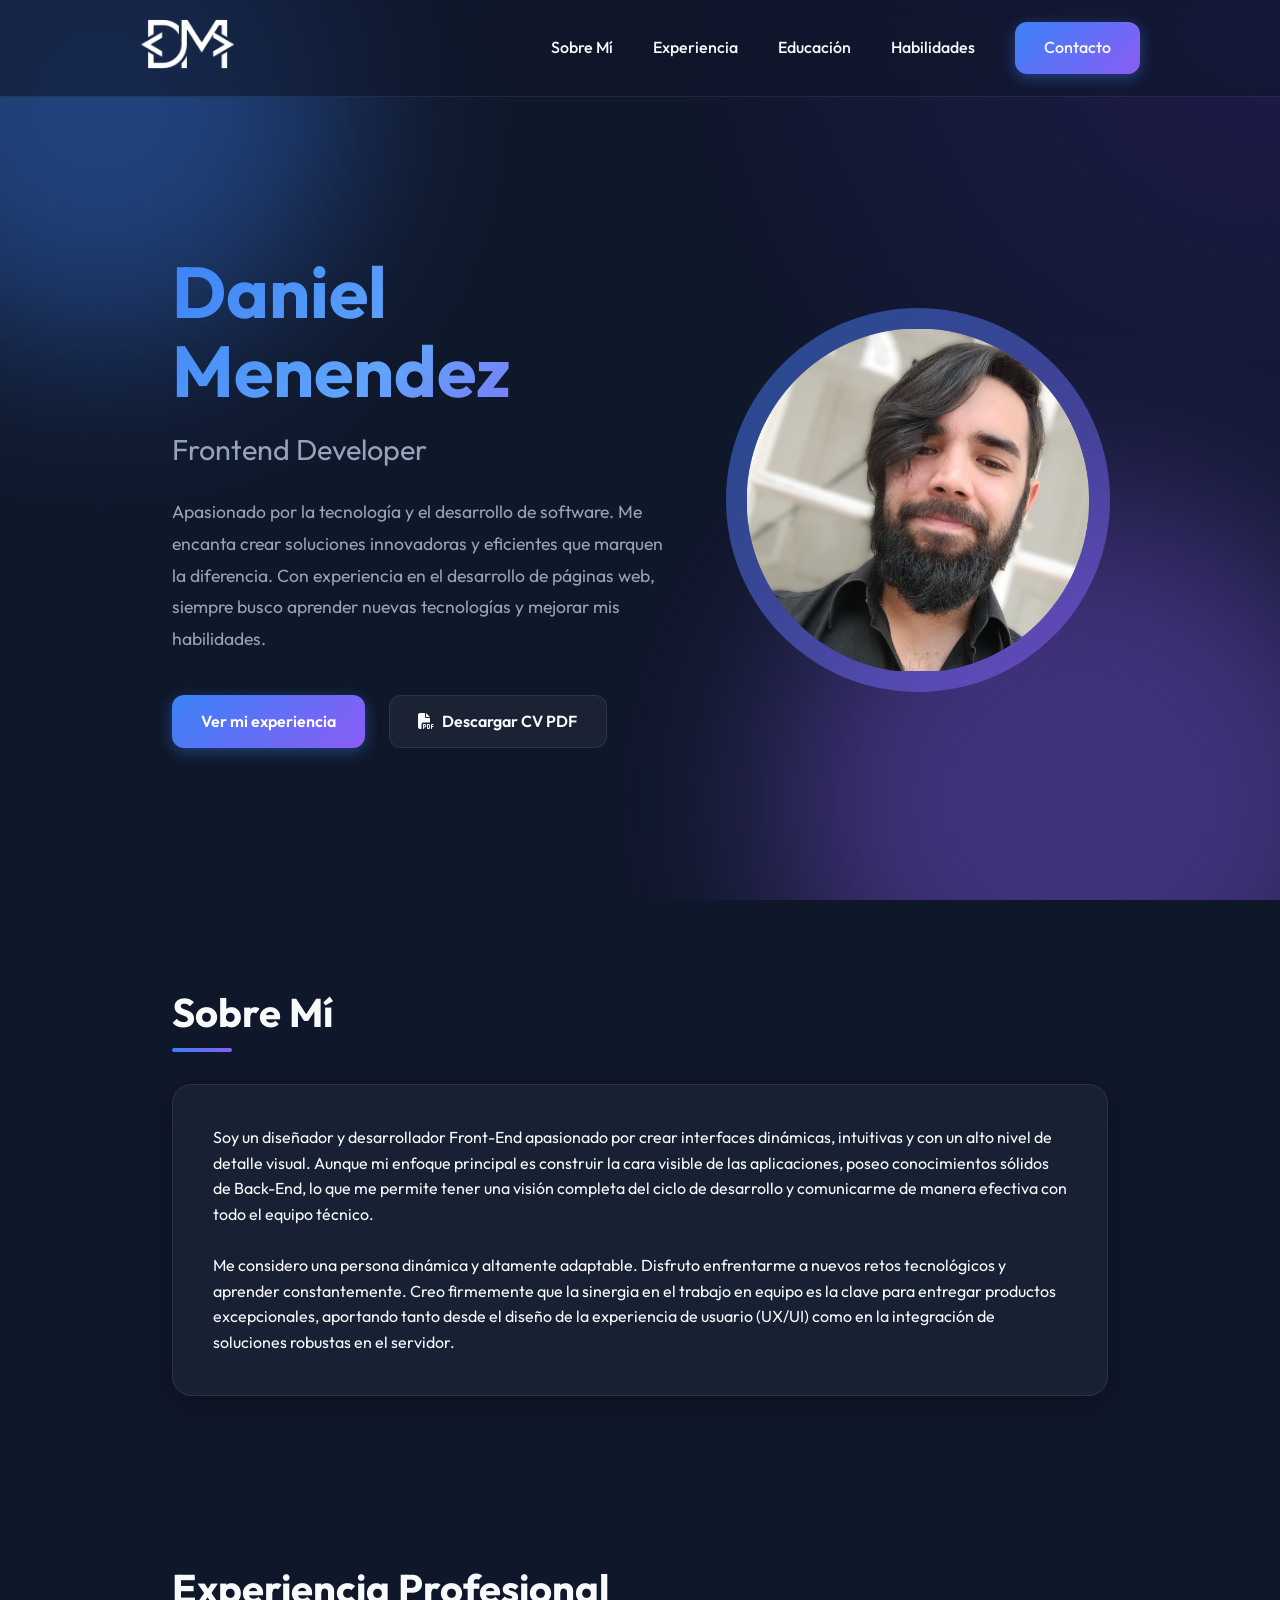
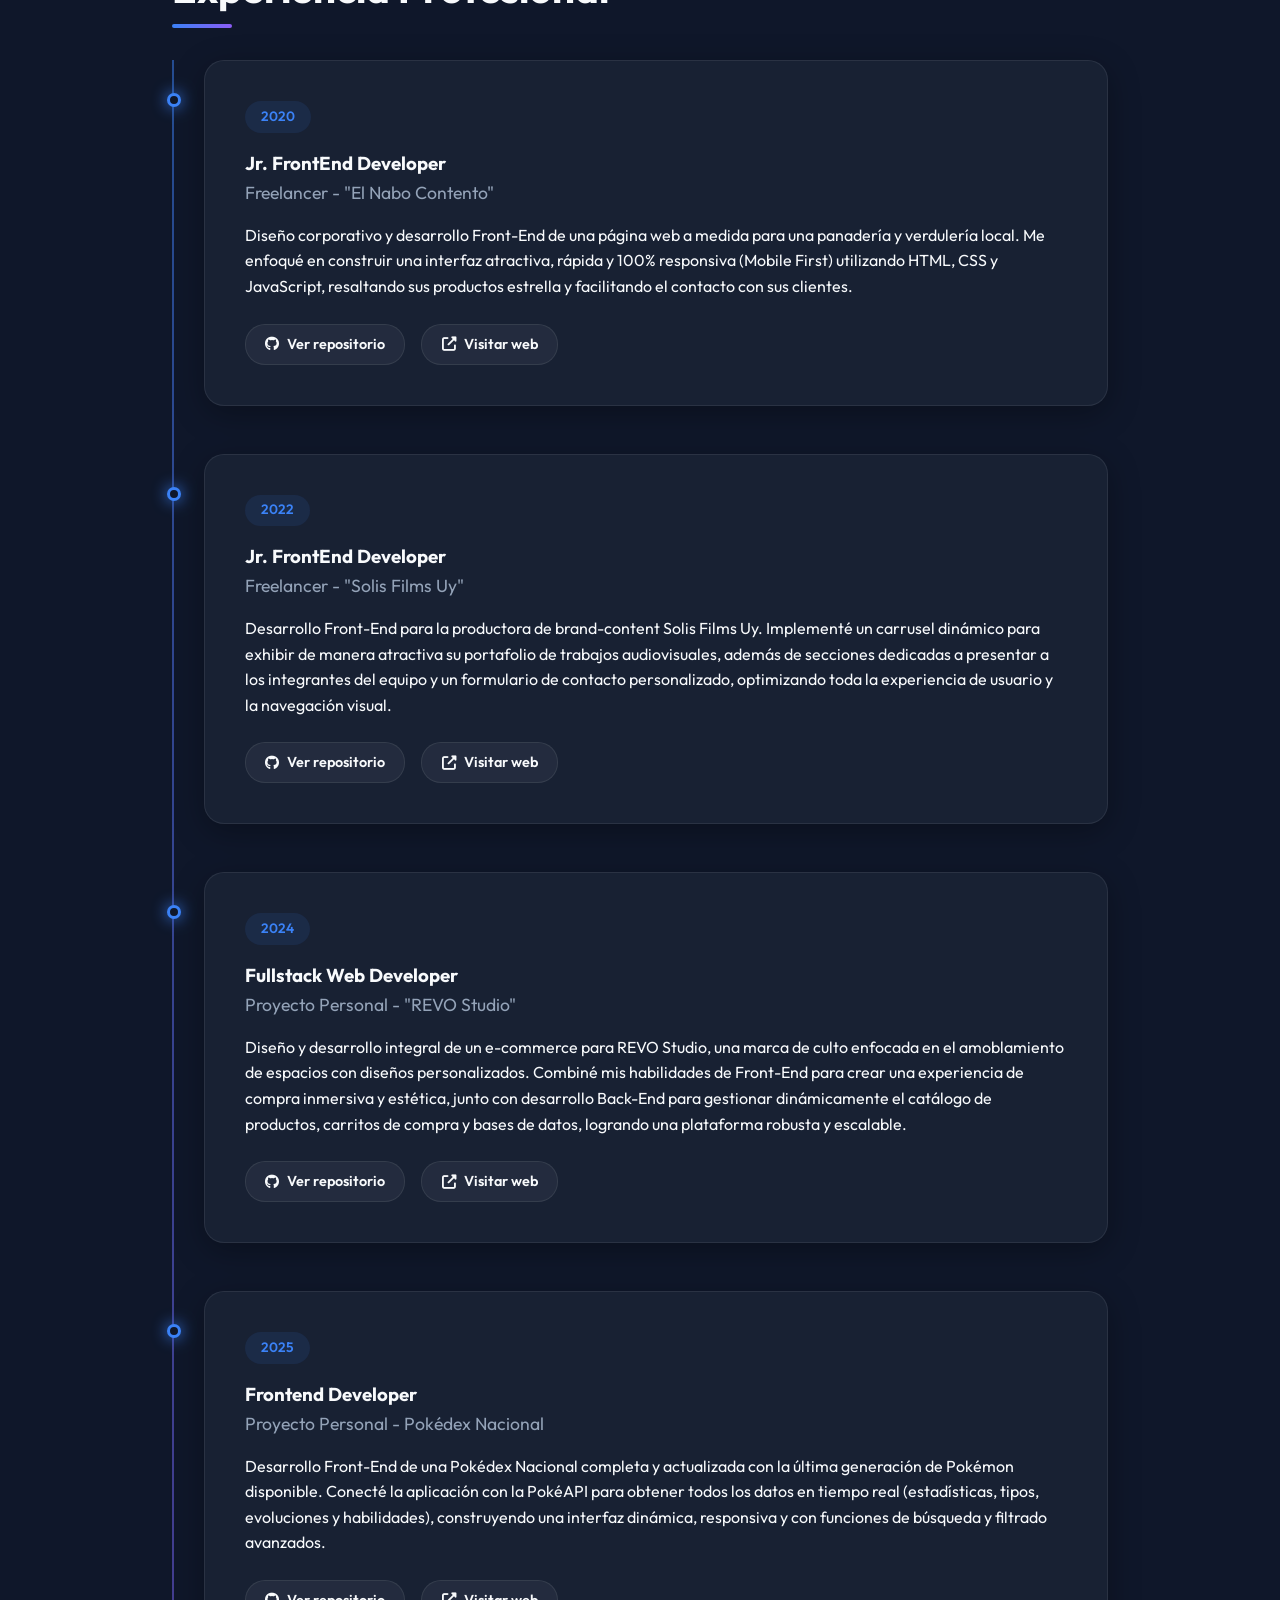
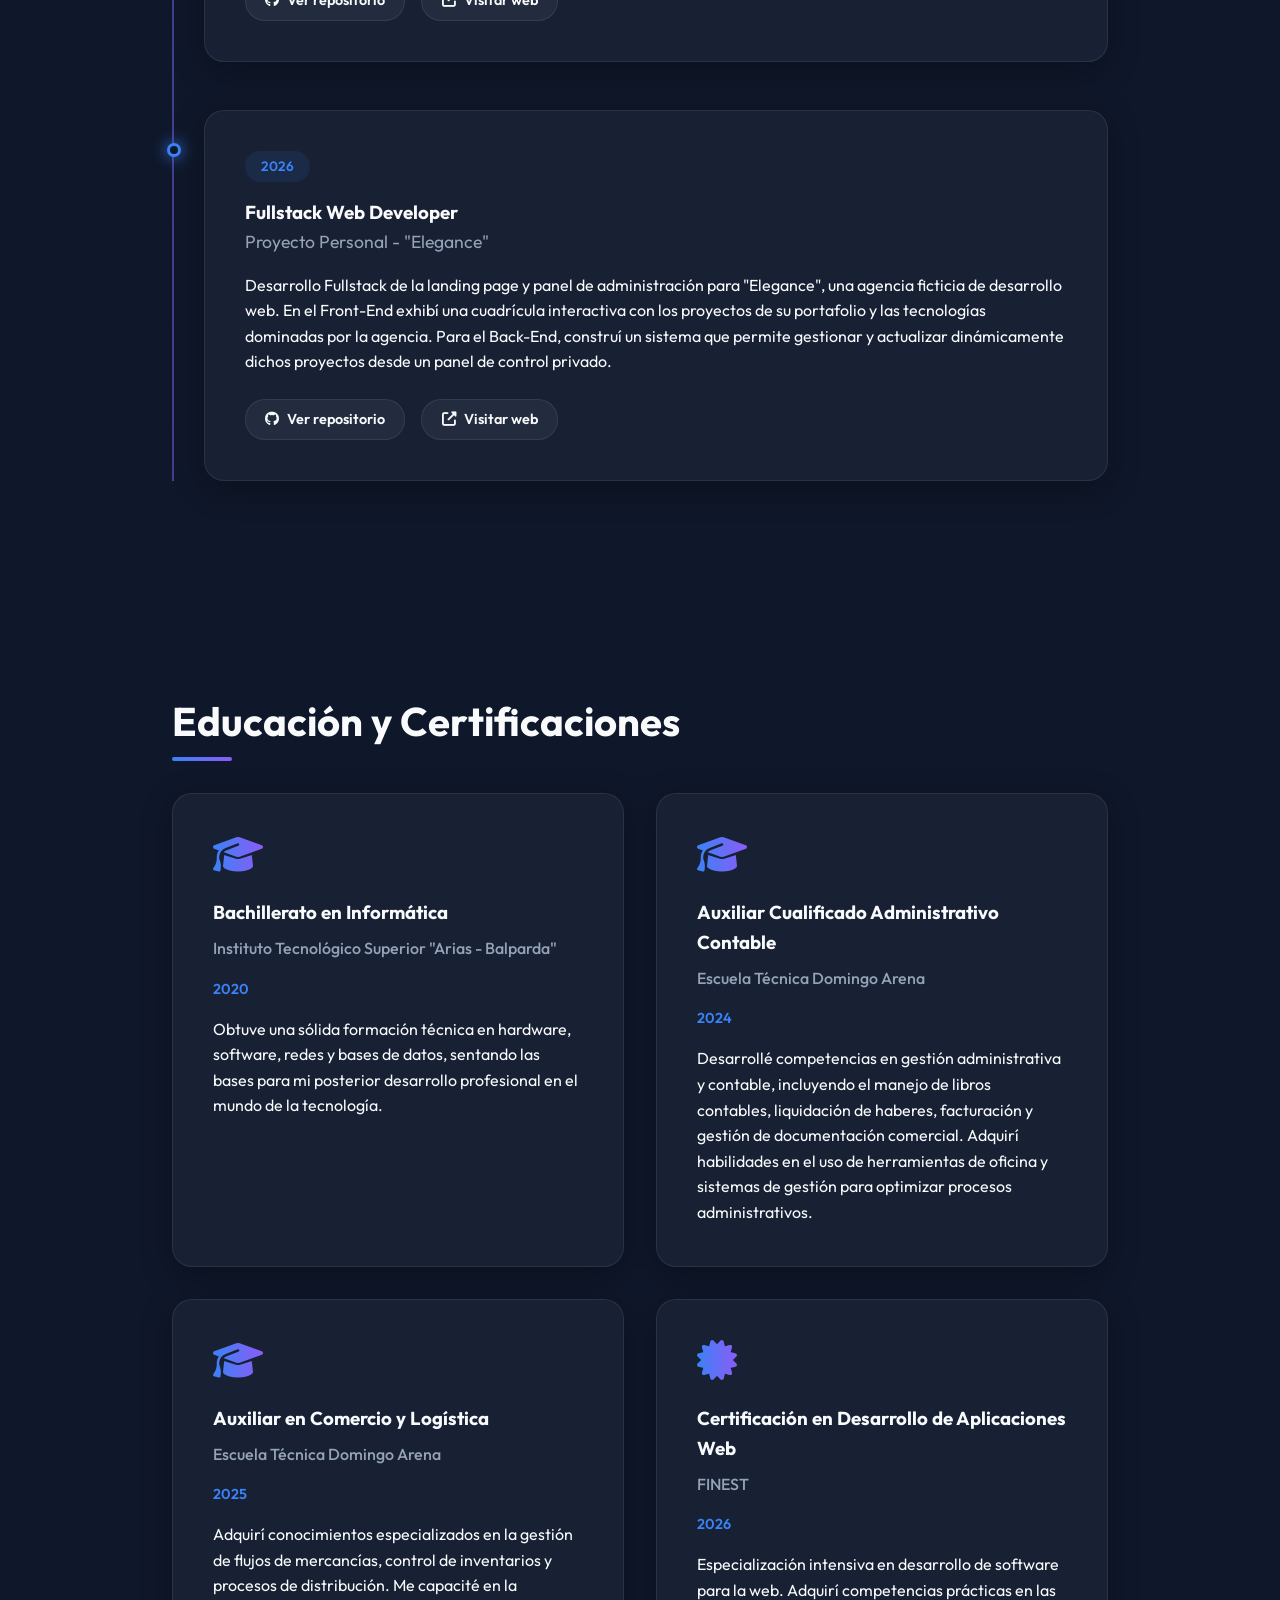
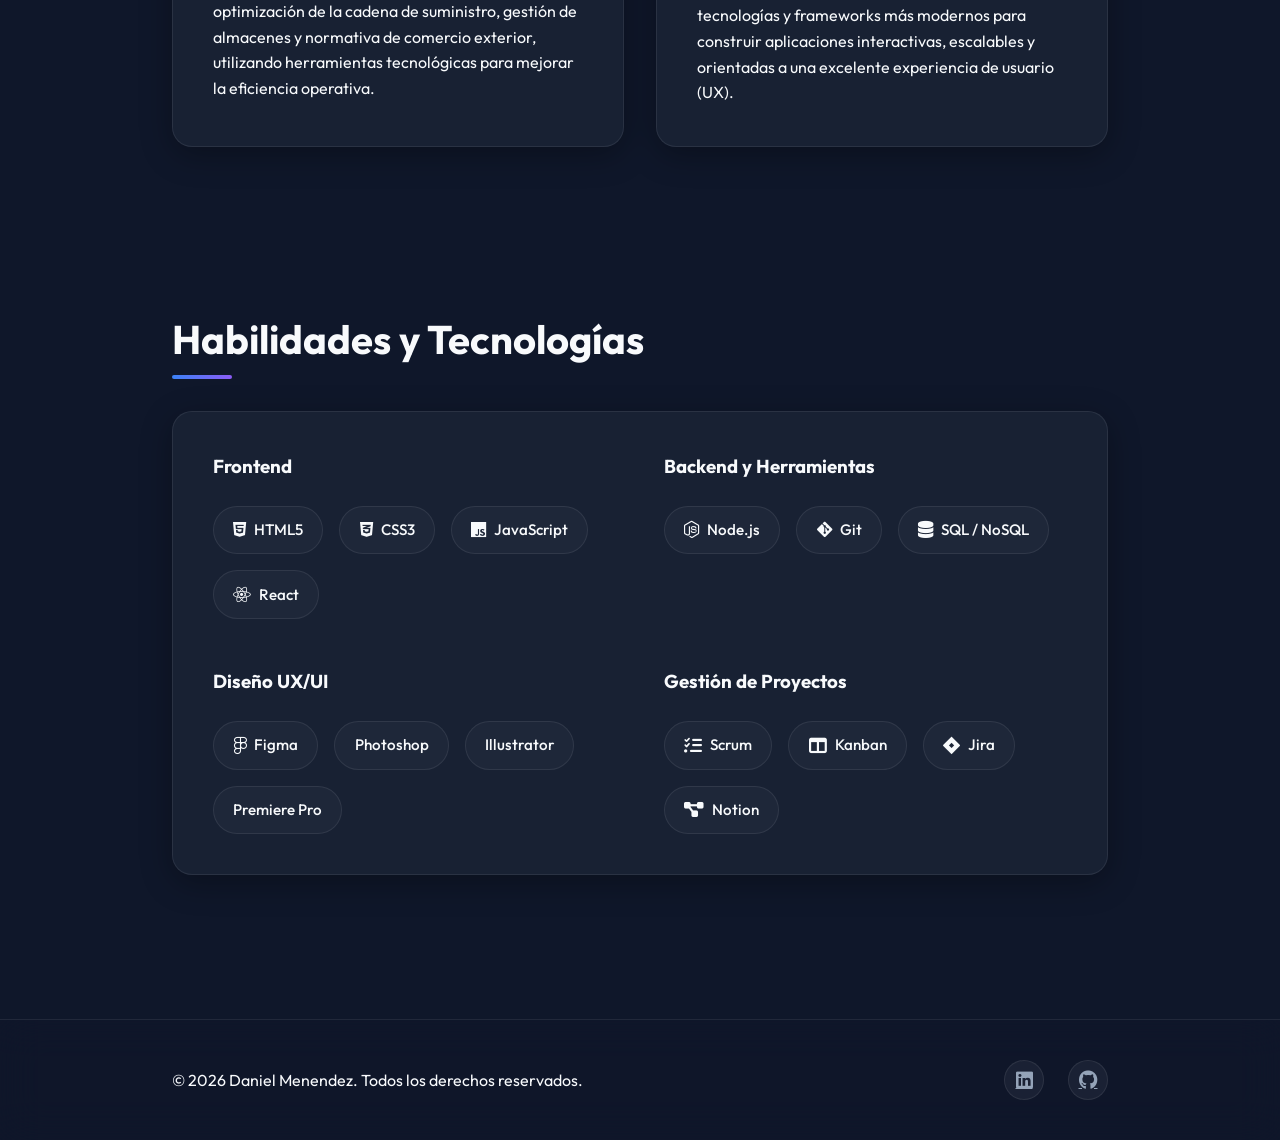
<file: index.html>
<!DOCTYPE html>
<html lang="es">

<head>
    <meta charset="UTF-8">
    <meta name="viewport" content="width=device-width, initial-scale=1.0">
    <title>Daniel Menendez | Portfolio & CV</title>
    <!-- Fuentes modernas de Google -->
    <link rel="preconnect" href="https://fonts.googleapis.com">
    <link rel="preconnect" href="https://fonts.gstatic.com" crossorigin>
    <link href="https://fonts.googleapis.com/css2?family=Outfit:wght@300;400;600;700&display=swap" rel="stylesheet">
    <!-- Iconos de FontAwesome -->
    <link rel="stylesheet" href="https://cdnjs.cloudflare.com/ajax/libs/font-awesome/6.4.0/css/all.min.css">
    <!-- Tu archivo CSS -->
    <link rel="stylesheet" href="public/css/style.css">
</head>

<body>
    <!-- Efectos de fondo oscuro profesional -->
    <div class="background-effects">
        <div class="blob blob-1"></div>
        <div class="blob blob-2"></div>
    </div>

    <!-- Navegación con efecto "glassmorphism" (vidrio difuminado) -->
    <header class="glass-header">
        <nav>
            <div class="logo"><a href="#"><img src="public/img/DM_logo.png" alt="Logo"></a></div>
            <button class="menu-toggle" id="menu-toggle" aria-label="Abrir menú">
                <i class="fas fa-bars"></i>
            </button>
            <ul class="nav-links">
                <li><a href="#about">Sobre Mí</a></li>
                <li><a href="#experience">Experiencia</a></li>
                <li><a href="#education">Educación</a></li>
                <li><a href="#skills">Habilidades</a></li>
                <li><a href="contact.html" class="btn-primary">Contacto</a></li>
            </ul>
        </nav>
    </header>

    <main>
        <!-- Sección Hero (Principal) -->
        <section id="hero" class="hero fade-in">
            <div class="hero-content">
                <!-- <span class="greeting">¡Hola! Soy</span> -->
                <h1 class="gradient-text">Daniel Menendez</h1>
                <h2 class="subtitle">Frontend Developer</h2>
                <p>Apasionado por la tecnología y el desarrollo de software. Me encanta crear soluciones innovadoras y
                    eficientes que marquen la diferencia. Con experiencia en el desarrollo de páginas web, siempre busco
                    aprender nuevas tecnologías y mejorar mis habilidades.</p>
                <div class="hero-buttons">
                    <a href="#experience" class="btn-primary">Ver mi experiencia</a>
                    <a href="public/docs/CV_Daniel_Menendez.pdf" class="btn-secondary" download><i class="fas fa-file-pdf"></i> Descargar CV PDF</a>
                </div>
            </div>
            <div class="hero-image">
                <div class="hero-image-border"></div>
                <img src="public/img/cv.png" alt="Foto">
                <!-- <i class="fas fa-user-circle"></i> -->
            </div>
        </section>

        <!-- Sección Sobre Mí -->
        <section id="about" class="fade-in section">
            <h2 class="section-title">Sobre Mí</h2>
            <div class="glass-card full-card hover-lift">
                <p>Soy un diseñador y desarrollador Front-End apasionado por crear interfaces dinámicas, intuitivas y
                    con un alto nivel de detalle visual. Aunque mi enfoque principal es construir la cara visible de las
                    aplicaciones, poseo conocimientos sólidos de Back-End, lo que me permite tener una visión completa
                    del ciclo de desarrollo y comunicarme de manera efectiva con todo el equipo técnico.</p>
                <br>
                <p>Me considero una persona dinámica y altamente adaptable. Disfruto enfrentarme a nuevos retos
                    tecnológicos y aprender constantemente. Creo firmemente que la sinergia en el trabajo en equipo es
                    la clave para entregar productos excepcionales, aportando tanto desde el diseño de la experiencia de
                    usuario (UX/UI) como en la integración de soluciones robustas en el servidor.</p>
            </div>
        </section>

        <!-- Sección Experiencia -->
        <section id="experience" class="fade-in section">
            <h2 class="section-title">Experiencia Profesional</h2>
            <div class="timeline">
                <!-- Item de Experiencia 1 (2020) -->
                <div class="timeline-item glass-card hover-lift">
                    <div class="timeline-dot"></div>
                    <div class="timeline-date">2020</div>
                    <h3 class="timeline-title">Jr. FrontEnd Developer</h3>
                    <h4 class="timeline-company">Freelancer - "El Nabo Contento"</h4>
                    <p>Diseño corporativo y desarrollo Front-End de una página web a medida para una panadería y
                        verdulería local. Me enfoqué en construir una interfaz atractiva, rápida y 100% responsiva
                        (Mobile First) utilizando HTML, CSS y JavaScript, resaltando sus productos estrella y
                        facilitando el contacto con sus clientes.</p>
                    <div class="experience-links">
                        <a href="https://github.com/DanielMenendez24/el_nabo_contento.git" target="_blank"
                            class="github-link"><i class="fab fa-github"></i> Ver repositorio</a>
                        <a href="https://DanielMenendez24.github.io/el_nabo_contento/" target="_blank"
                            class="web-link"><i class="fas fa-external-link-alt"></i> Visitar web</a>
                    </div>
                </div>
                <!-- Item de Experiencia 2 (2022) -->
                <div class="timeline-item glass-card hover-lift">
                    <div class="timeline-dot"></div>
                    <div class="timeline-date">2022</div>
                    <h3 class="timeline-title">Jr. FrontEnd Developer</h3>
                    <h4 class="timeline-company">Freelancer - "Solis Films Uy"</h4>
                    <p>Desarrollo Front-End para la productora de brand-content Solis Films Uy. Implementé un carrusel
                        dinámico para exhibir de manera atractiva su portafolio de trabajos audiovisuales, además de
                        secciones dedicadas a presentar a los integrantes del equipo y un formulario de contacto
                        personalizado, optimizando toda la experiencia de usuario y la navegación visual.</p>
                    <div class="experience-links">
                        <a href="https://github.com/DanielMenendez24/solisflimsuy.git" target="_blank"
                            class="github-link"><i class="fab fa-github"></i> Ver repositorio</a>
                        <a href="https://DanielMenendez24.github.io/solisflimsuy/" target="_blank"
                            class="web-link"><i class="fas fa-external-link-alt"></i> Visitar web</a>
                    </div>
                </div>
                <!-- Item de Experiencia 3 (2024) -->
                <div class="timeline-item glass-card hover-lift">
                    <div class="timeline-dot"></div>
                    <div class="timeline-date">2024</div>
                    <h3 class="timeline-title">Fullstack Web Developer</h3>
                    <h4 class="timeline-company">Proyecto Personal - "REVO Studio"</h4>
                    <p>Diseño y desarrollo integral de un e-commerce para REVO Studio, una marca de culto enfocada en el
                        amoblamiento de espacios con diseños personalizados. Combiné mis habilidades de Front-End para
                        crear una experiencia de compra inmersiva y estética, junto con desarrollo Back-End para
                        gestionar dinámicamente el catálogo de productos, carritos de compra y bases de datos, logrando
                        una plataforma robusta y escalable.</p>
                    <div class="experience-links">
                        <a href="https://github.com/DanielMenendez24/revostudioonline.git" target="_blank"
                            class="github-link"><i class="fab fa-github"></i> Ver repositorio</a>
                        <a href="https://DanielMenendez24.github.io/revostudioonline/" target="_blank"
                            class="web-link"><i class="fas fa-external-link-alt"></i> Visitar web</a>
                    </div>
                </div>
                <!-- Item de Experiencia 4 (2025) -->
                <div class="timeline-item glass-card hover-lift">
                    <div class="timeline-dot"></div>
                    <div class="timeline-date">2025</div>
                    <h3 class="timeline-title">Frontend Developer</h3>
                    <h4 class="timeline-company">Proyecto Personal - Pokédex Nacional</h4>
                    <p>Desarrollo Front-End de una Pokédex Nacional completa y actualizada con la última generación de
                        Pokémon disponible. Conecté la aplicación con la PokéAPI para obtener todos los datos en tiempo
                        real (estadísticas, tipos, evoluciones y habilidades), construyendo una interfaz dinámica,
                        responsiva y con funciones de búsqueda y filtrado avanzados.</p>
                    <div class="experience-links">
                        <a href="https://github.com/DanielMenendez24/NatDex.git" target="_blank" class="github-link"><i
                                class="fab fa-github"></i> Ver repositorio</a>
                        <a href="https://DanielMenendez24.github.io/NatDex/" target="_blank" class="web-link"><i
                                class="fas fa-external-link-alt"></i> Visitar web</a>
                    </div>
                </div>
                <!-- Item de Experiencia 5 (2026) -->
                <div class="timeline-item glass-card hover-lift">
                    <div class="timeline-dot"></div>
                    <div class="timeline-date">2026</div>
                    <h3 class="timeline-title">Fullstack Web Developer</h3>
                    <h4 class="timeline-company">Proyecto Personal - "Elegance"</h4>
                    <p>Desarrollo Fullstack de la landing page y panel de administración para "Elegance", una agencia
                        ficticia de desarrollo web. En el Front-End exhibí una cuadrícula interactiva con los proyectos
                        de su portafolio y las tecnologías dominadas por la agencia. Para el Back-End, construí un
                        sistema que permite gestionar y actualizar dinámicamente dichos proyectos desde un panel de
                        control privado.</p>
                    <div class="experience-links">
                        <a href="https://github.com/DanielMenendez24/Elegance.git" target="_blank" class="github-link"><i
                                class="fab fa-github"></i> Ver repositorio</a>
                        <a href="https://DanielMenendez24.github.io/Elegance/" target="_blank" class="web-link"><i
                                class="fas fa-external-link-alt"></i> Visitar web</a>
                    </div>
                </div>
            </div>
        </section>

        <!-- Sección Educación -->
        <section id="education" class="fade-in section">
            <h2 class="section-title">Educación y Certificaciones</h2>
            <div class="grid-cards">
                <!-- Tarjeta 1 -->
                <div class="glass-card hover-lift">
                    <i class="fas fa-graduation-cap card-icon"></i>
                    <h3>Bachillerato en Informática</h3>
                    <h4>Instituto Tecnológico Superior "Arias - Balparda"</h4>
                    <span class="date">2020</span>
                    <p>Obtuve una sólida formación técnica en hardware, software, redes y bases de datos, sentando las
                        bases para mi posterior desarrollo profesional en el mundo de la tecnología.</p>
                </div>
                <!-- Tarjeta 2 -->
                <div class="glass-card hover-lift">
                    <i class="fas fa-graduation-cap card-icon"></i>
                    <h3>Auxiliar Cualificado Administrativo Contable</h3>
                    <h4>Escuela Técnica Domingo Arena</h4>
                    <span class="date">2024</span>
                    <p>Desarrollé competencias en gestión administrativa y contable, incluyendo el manejo de libros
                        contables, liquidación de haberes, facturación y gestión de documentación comercial. Adquirí
                        habilidades en el uso de herramientas de oficina y sistemas de gestión para optimizar procesos
                        administrativos.</p>
                </div>
                <!-- Tarjeta 3 -->
                <div class="glass-card hover-lift">
                    <i class="fas fa-graduation-cap card-icon"></i>
                    <h3>Auxiliar en Comercio y Logística</h3>
                    <h4>Escuela Técnica Domingo Arena</h4>
                    <span class="date">2025</span>
                    <p>Adquirí conocimientos especializados en la gestión de flujos de mercancías, control de
                        inventarios y procesos de distribución. Me capacité en la optimización de la cadena de
                        suministro, gestión de almacenes y normativa de comercio exterior, utilizando herramientas
                        tecnológicas para mejorar la eficiencia operativa.</p>
                </div>
                <!-- Tarjeta 4 -->
                <div class="glass-card hover-lift">
                    <i class="fas fa-certificate card-icon"></i>
                    <h3>Certificación en Desarrollo de Aplicaciones Web</h3>
                    <h4>FINEST</h4>
                    <span class="date">2026</span>
                    <p>Especialización intensiva en desarrollo de software para la web. Adquirí competencias prácticas
                        en las tecnologías y frameworks más modernos para construir aplicaciones interactivas,
                        escalables y orientadas a una excelente experiencia de usuario (UX).</p>
                </div>
            </div>
        </section>

        <!-- Sección Habilidades -->
        <section id="skills" class="fade-in section">
            <h2 class="section-title">Habilidades y Tecnologías</h2>
            <div class="skills-container glass-card hover-lift">
                <div class="skill-category">
                    <h3>Frontend</h3>
                    <div class="skill-tags">
                        <span class="skill-tag"
                            data-description="Lenguaje de marcado estándar para estructurar el contenido de páginas web."><i
                                class="fab fa-html5"></i> HTML5</span>
                        <span class="skill-tag"
                            data-description="Hoja de estilos en cascada que controla el diseño visual, animaciones y responsividad de las páginas."><i
                                class="fab fa-css3-alt"></i> CSS3</span>
                        <span class="skill-tag"
                            data-description="Lenguaje de programación dinámico para crear interactividad, lógica de negocio y consumo de APIs en el navegador."><i
                                class="fab fa-js"></i> JavaScript</span>
                        <span class="skill-tag"
                            data-description="Librería de JavaScript para construir interfaces de usuario con componentes reutilizables y estado reactivo."><i
                                class="fab fa-react"></i> React</span>
                        <!-- <span class="skill-tag">Tailwind CSS</span> -->
                    </div>
                </div>
                <div class="skill-category">
                    <h3>Backend y Herramientas</h3>
                    <div class="skill-tags">
                        <span class="skill-tag"
                            data-description="Entorno de ejecución de JavaScript en el servidor, ideal para construir APIs REST y aplicaciones escalables."><i
                                class="fab fa-node-js"></i> Node.js</span>
                        <span class="skill-tag"
                            data-description="Sistema de control de versiones distribuido para rastrear cambios en el código y colaborar en equipo."><i
                                class="fab fa-git-alt"></i> Git</span>
                        <span class="skill-tag"
                            data-description="Manejo de bases de datos relacionales (SQL) y no relacionales (NoSQL) como MySQL, PostgreSQL y MongoDB."><i
                                class="fas fa-database"></i> SQL / NoSQL</span>
                    </div>
                </div>
                <div class="skill-category">
                    <h3>Diseño UX/UI</h3>
                    <div class="skill-tags">
                        <span class="skill-tag"
                            data-description="Herramienta colaborativa en la nube para diseñar prototipos, wireframes e interfaces de usuario de forma rápida."><i
                                class="fab fa-figma"></i> Figma</span>
                        <span class="skill-tag"
                            data-description="Editor de imágenes rasterizadas líder en el mercado. Utilizado para edición fotográfica, composición digital y creación de assets visuales.">Photoshop</span>
                        <span class="skill-tag"
                            data-description="Software de diseño vectorial para crear logotipos, íconos, ilustraciones y material gráfico de alta resolución.">Illustrator</span>
                        <span class="skill-tag"
                            data-description="Software de edición de video profesional. Utilizado para producir contenido audiovisual, demos y presentaciones de proyectos.">Premiere
                            Pro</span>
                    </div>
                </div>
                <div class="skill-category">
                    <h3>Gestión de Proyectos</h3>
                    <div class="skill-tags">
                        <span class="skill-tag"
                            data-description="Marco de trabajo ágil que divide el desarrollo en sprints cortos para entregar valor de forma incremental y adaptativa."><i
                                class="fas fa-tasks"></i> Scrum</span>
                        <span class="skill-tag"
                            data-description="Método de gestión visual que organiza el flujo de trabajo en columnas (Por hacer, En progreso, Hecho) para mayor claridad."><i
                                class="fas fa-columns"></i> Kanban</span>
                        <span class="skill-tag"
                            data-description="Plataforma de gestión de proyectos con tableros, backlogs y seguimiento de bugs, muy popular en equipos de desarrollo."><i
                                class="fab fa-jira"></i> Jira</span>
                        <span class="skill-tag"
                            data-description="Espacio de trabajo todo-en-uno para documentar proyectos, gestionar tareas y organizar el conocimiento del equipo."><i
                                class="fas fa-project-diagram"></i> Notion</span>
                    </div>
                </div>
            </div>
        </section>

    </main>

    <!-- Footer -->
    <footer class="glass-footer">
        <div class="footer-content">
            <p>&copy; 2026 Daniel Menendez. Todos los derechos reservados.</p>
            <div class="social-links">
                <a href="https://www.linkedin.com/in/daniel-menendez24" target="_blank" aria-label="LinkedIn"><i
                        class="fab fa-linkedin"></i></a>
                <a href="https://github.com/DanielMenendez24/" target="_blank" aria-label="GitHub"><i
                        class="fab fa-github"></i></a>
            </div>
        </div>
    </footer>

    <!-- Popup flotante (fuera de main y footer para que position:fixed funcione) -->
    <div id="skill-popup" class="skill-popup" role="tooltip" aria-live="polite">
        <button class="skill-popup-close" id="skill-popup-close" aria-label="Cerrar">&times;</button>
        <p id="skill-popup-text"></p>
    </div>

    <script>
        (function () {
            const popup = document.getElementById('skill-popup');
            const popupText = document.getElementById('skill-popup-text');
            const closeBtn = document.getElementById('skill-popup-close');

            let activeTag = null;

            function showPopup(tag) {
                const desc = tag.getAttribute('data-description');
                if (!desc) return;
                popupText.textContent = desc;
                popup.classList.add('active');
                activeTag = tag;
                positionPopup(tag);
            }

            function positionPopup(tag) {
                /* position:fixed = coordenadas del VIEWPORT, sin scroll */
                const rect = tag.getBoundingClientRect();
                const popupW = 280;
                const margin = 10;
                const vw = window.innerWidth;
                const vh = window.innerHeight;

                let left = rect.left;
                let top = rect.bottom + margin;

                if (left + popupW + margin > vw)
                    left = vw - popupW - margin;
                if (left < margin)
                    left = margin;

                const popupH = popup.offsetHeight || 110;
                if (rect.bottom + popupH + margin > vh)
                    top = rect.top - popupH - margin;

                popup.style.left = left + 'px';
                popup.style.top = top + 'px';
            }

            function hidePopup() {
                popup.classList.remove('active');
                activeTag = null;
            }

            document.querySelectorAll('.skill-tag[data-description]').forEach(function (tag) {
                tag.style.cursor = 'pointer';
                tag.addEventListener('click', function (e) {
                    e.stopPropagation();
                    if (activeTag === tag) { hidePopup(); return; }
                    showPopup(tag);
                });
            });

            closeBtn.addEventListener('click', function (e) {
                e.stopPropagation();
                hidePopup();
            });

            document.addEventListener('click', hidePopup);
            popup.addEventListener('click', function (e) { e.stopPropagation(); });
            document.addEventListener('keydown', function (e) {
                if (e.key === 'Escape') hidePopup();
            });
            window.addEventListener('resize', function () {
                if (activeTag) positionPopup(activeTag);
            });

            // Lógica del Menú Móvil
            const menuToggle = document.getElementById('menu-toggle');
            const navLinks = document.querySelector('.nav-links');

            if (menuToggle && navLinks) {
                menuToggle.addEventListener('click', () => {
                    navLinks.classList.toggle('active');
                    const icon = menuToggle.querySelector('i');
                    if (navLinks.classList.contains('active')) {
                        icon.classList.replace('fa-bars', 'fa-times');
                    } else {
                        icon.classList.replace('fa-times', 'fa-bars');
                    }
                });

                // Cerrar menú al hacer click en un enlace
                document.querySelectorAll('.nav-links a').forEach(link => {
                    link.addEventListener('click', () => {
                        navLinks.classList.remove('active');
                        menuToggle.querySelector('i').classList.replace('fa-times', 'fa-bars');
                    });
                });
            }
        })();
    </script>
</body>

</html>
</file>
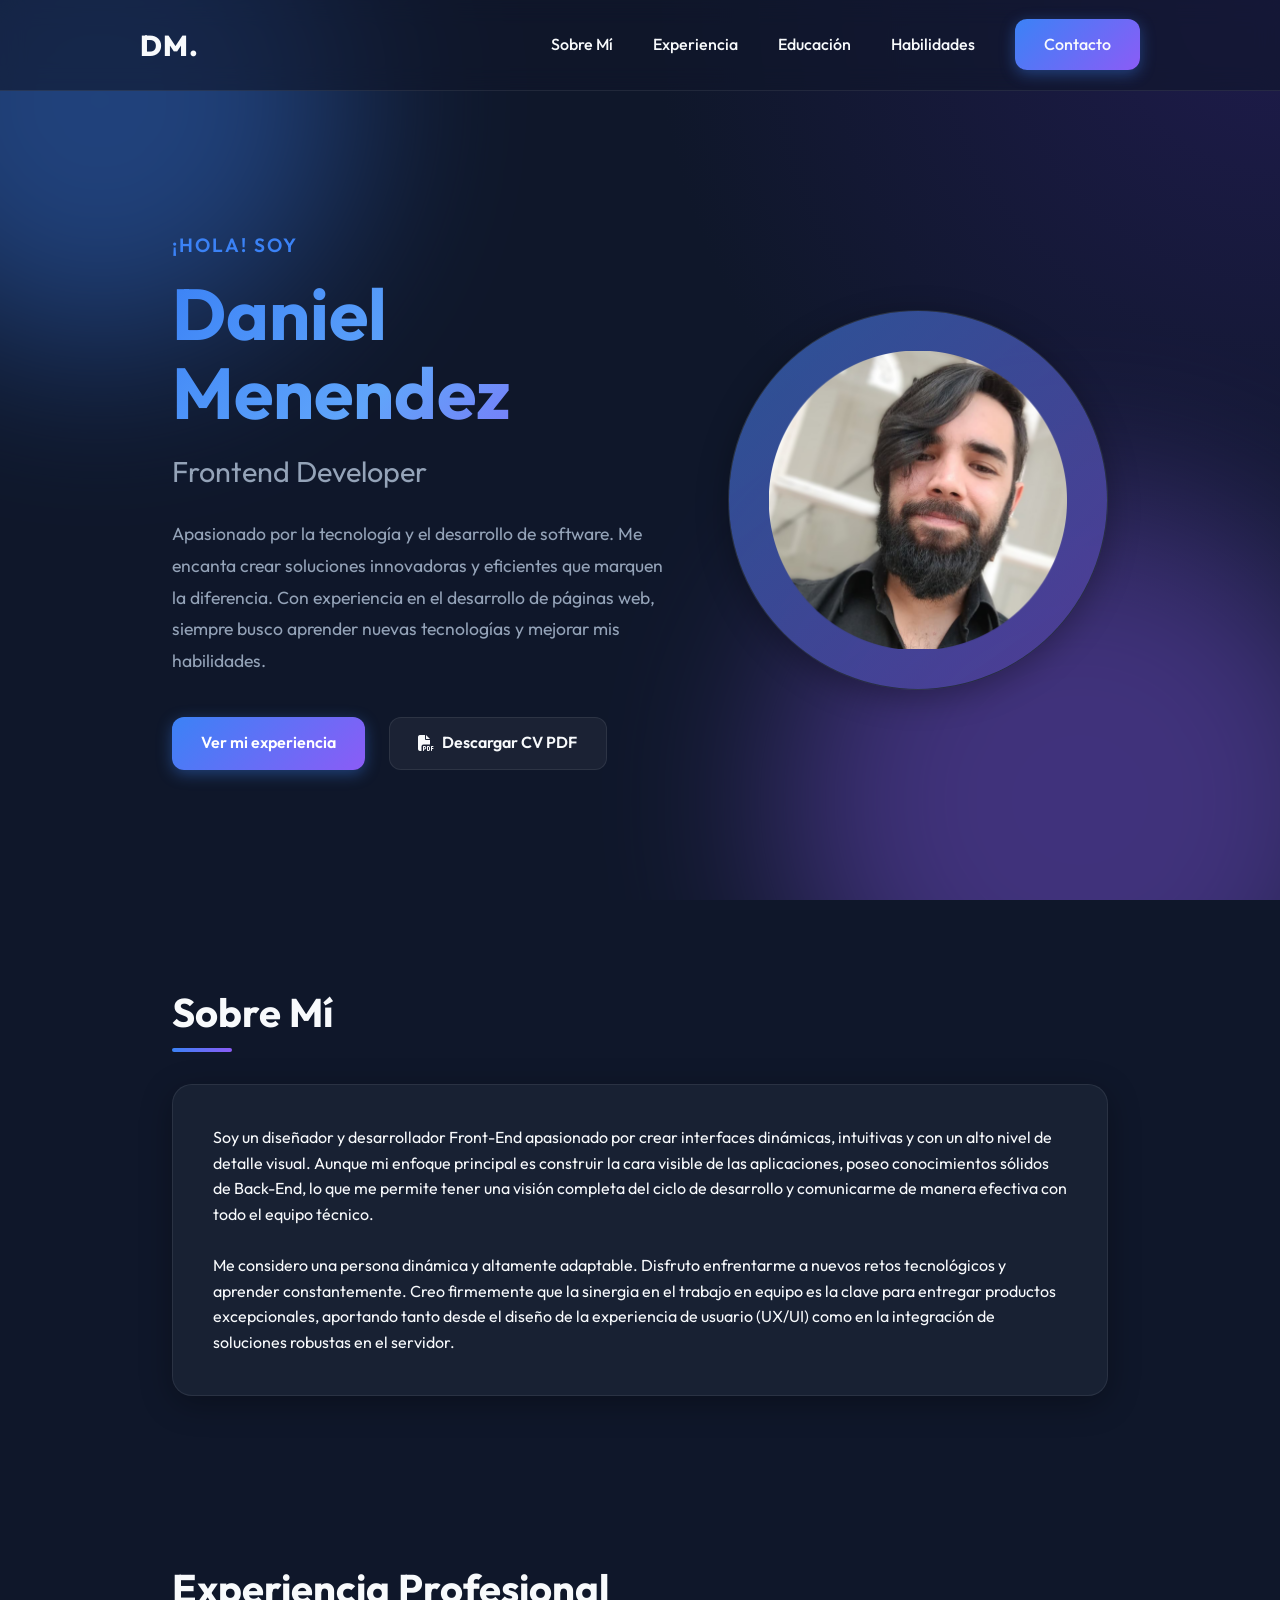
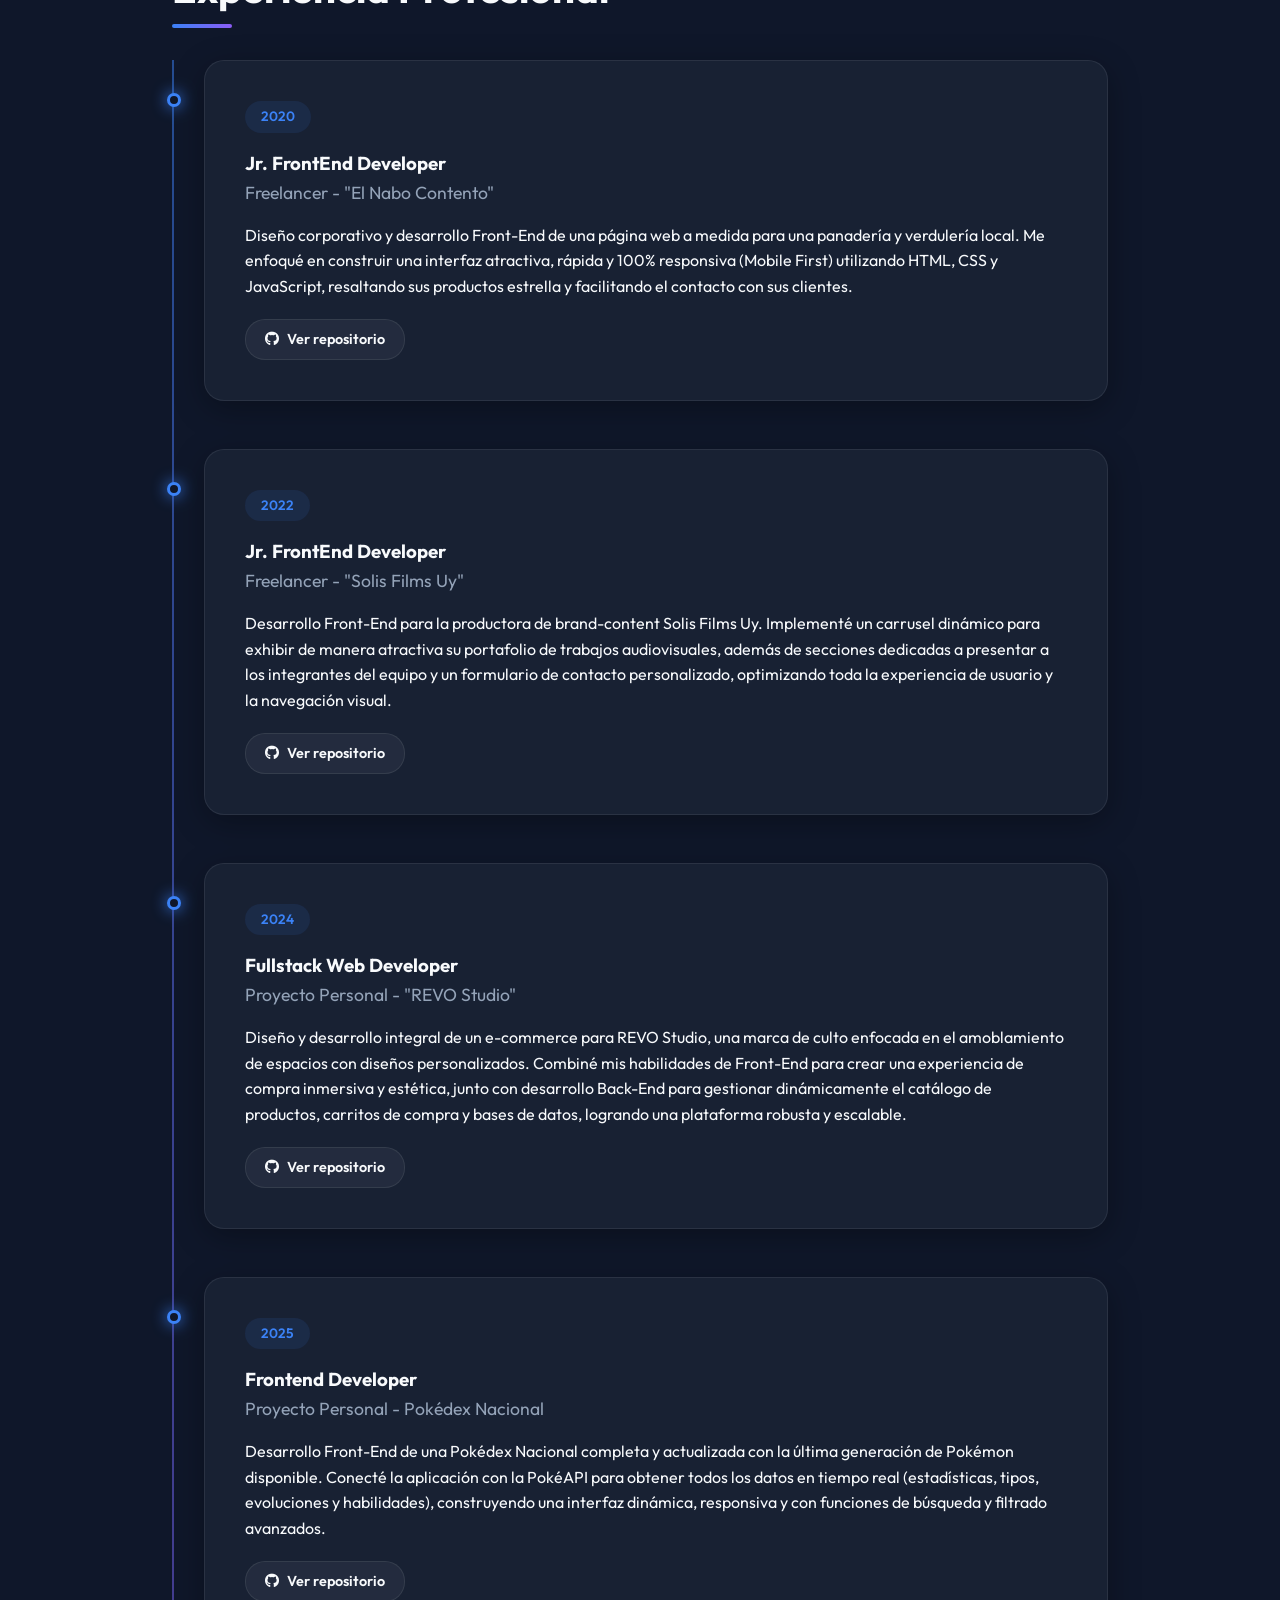
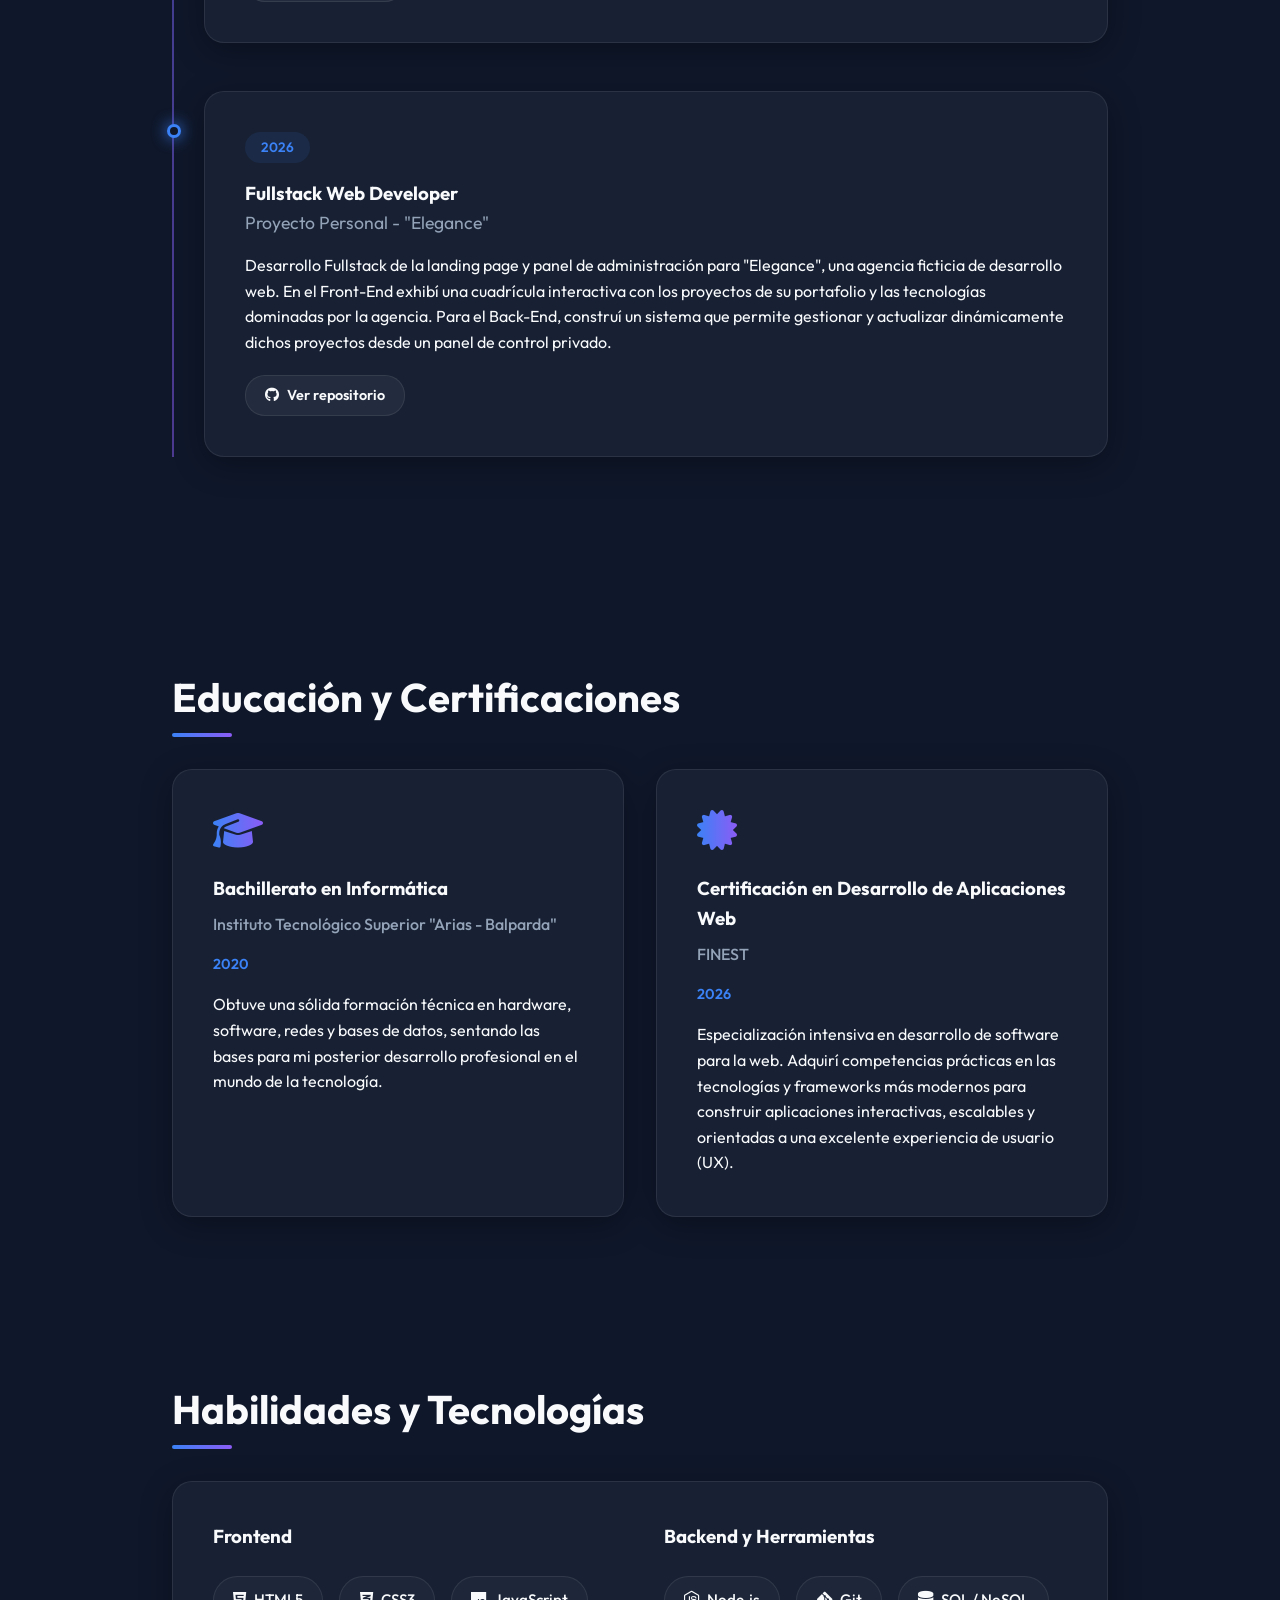
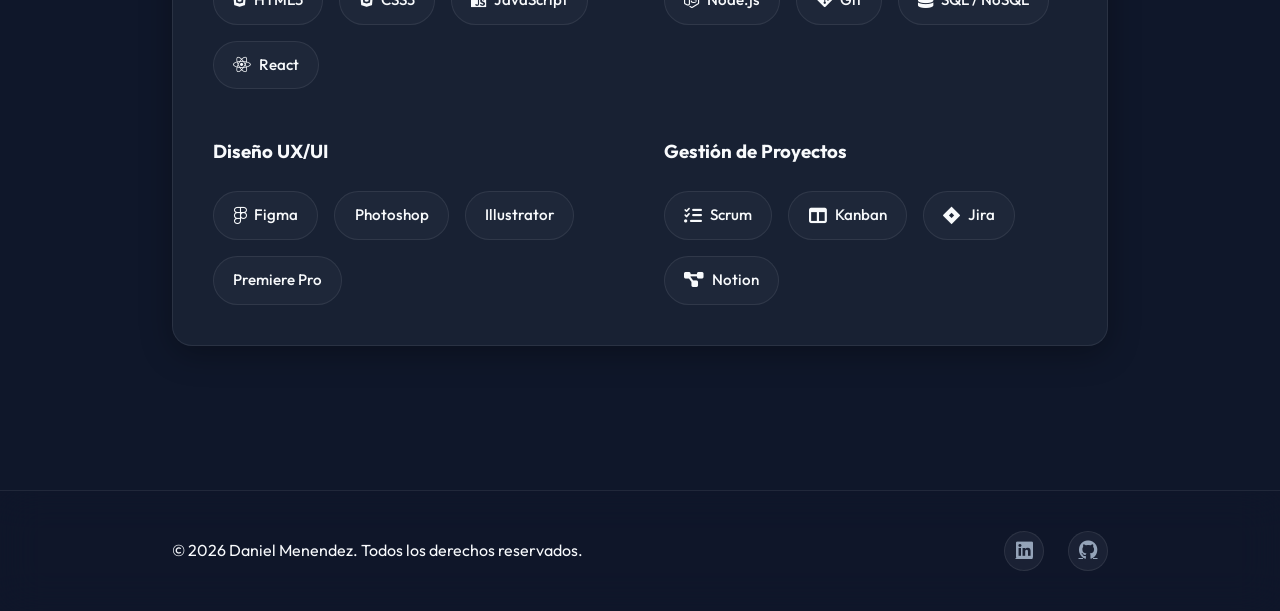
<file: CV/index.html>
<!DOCTYPE html>
<html lang="es">

<head>
    <meta charset="UTF-8">
    <meta name="viewport" content="width=device-width, initial-scale=1.0">
    <title>Daniel Menendez | Portfolio & CV</title>
    <!-- Fuentes modernas de Google -->
    <link rel="preconnect" href="https://fonts.googleapis.com">
    <link rel="preconnect" href="https://fonts.gstatic.com" crossorigin>
    <link href="https://fonts.googleapis.com/css2?family=Outfit:wght@300;400;600;700&display=swap" rel="stylesheet">
    <!-- Iconos de FontAwesome -->
    <link rel="stylesheet" href="https://cdnjs.cloudflare.com/ajax/libs/font-awesome/6.4.0/css/all.min.css">
    <!-- Tu archivo CSS -->
    <link rel="stylesheet" href="css/style.css">
</head>

<body>
    <!-- Efectos de fondo oscuro profesional -->
    <div class="background-effects">
        <div class="blob blob-1"></div>
        <div class="blob blob-2"></div>
    </div>

    <!-- Navegación con efecto "glassmorphism" (vidrio difuminado) -->
    <header class="glass-header">
        <nav>
            <div class="logo"><a href="#">DM.</a></div>
            <ul class="nav-links">
                <li><a href="#about">Sobre Mí</a></li>
                <li><a href="#experience">Experiencia</a></li>
                <li><a href="#education">Educación</a></li>
                <li><a href="#skills">Habilidades</a></li>
                <li><a href="contact.html" class="btn-primary">Contacto</a></li>
            </ul>
        </nav>
    </header>

    <main>
        <!-- Sección Hero (Principal) -->
        <section id="hero" class="hero fade-in">
            <div class="hero-content">
                <span class="greeting">¡Hola! Soy</span>
                <h1 class="gradient-text">Daniel Menendez</h1>
                <h2 class="subtitle">Frontend Developer</h2>
                <p>Apasionado por la tecnología y el desarrollo de software. Me encanta crear soluciones innovadoras y
                    eficientes que marquen la diferencia. Con experiencia en el desarrollo de páginas web, siempre busco
                    aprender nuevas tecnologías y mejorar mis habilidades.</p>
                <div class="hero-buttons">
                    <a href="#experience" class="btn-primary">Ver mi experiencia</a>
                    <a href="#" class="btn-secondary"><i class="fas fa-file-pdf"></i> Descargar CV PDF</a>
                </div>
            </div>
            <div class="hero-image glass-card hover-lift">
                <img src="img/cv.png" alt="Foto">
                <!-- <i class="fas fa-user-circle"></i> -->
            </div>
        </section>

        <!-- Sección Sobre Mí -->
        <section id="about" class="fade-in section">
            <h2 class="section-title">Sobre Mí</h2>
            <div class="glass-card full-card hover-lift">
                <p>Soy un diseñador y desarrollador Front-End apasionado por crear interfaces dinámicas, intuitivas y
                    con un alto nivel de detalle visual. Aunque mi enfoque principal es construir la cara visible de las
                    aplicaciones, poseo conocimientos sólidos de Back-End, lo que me permite tener una visión completa
                    del ciclo de desarrollo y comunicarme de manera efectiva con todo el equipo técnico.</p>
                <br>
                <p>Me considero una persona dinámica y altamente adaptable. Disfruto enfrentarme a nuevos retos
                    tecnológicos y aprender constantemente. Creo firmemente que la sinergia en el trabajo en equipo es
                    la clave para entregar productos excepcionales, aportando tanto desde el diseño de la experiencia de
                    usuario (UX/UI) como en la integración de soluciones robustas en el servidor.</p>
            </div>
        </section>

        <!-- Sección Experiencia -->
        <section id="experience" class="fade-in section">
            <h2 class="section-title">Experiencia Profesional</h2>
            <div class="timeline">
                <!-- Item de Experiencia 1 (2020) -->
                <div class="timeline-item glass-card hover-lift">
                    <div class="timeline-dot"></div>
                    <div class="timeline-date">2020</div>
                    <h3 class="timeline-title">Jr. FrontEnd Developer</h3>
                    <h4 class="timeline-company">Freelancer - "El Nabo Contento"</h4>
                    <p>Diseño corporativo y desarrollo Front-End de una página web a medida para una panadería y
                        verdulería local. Me enfoqué en construir una interfaz atractiva, rápida y 100% responsiva
                        (Mobile First) utilizando HTML, CSS y JavaScript, resaltando sus productos estrella y
                        facilitando el contacto con sus clientes.</p>
                    <a href="https://github.com/DanielMenendez24/el_nabo_contento.git" target="_blank"
                        class="github-link"><i class="fab fa-github"></i> Ver repositorio</a>
                </div>
                <!-- Item de Experiencia 2 (2022) -->
                <div class="timeline-item glass-card hover-lift">
                    <div class="timeline-dot"></div>
                    <div class="timeline-date">2022</div>
                    <h3 class="timeline-title">Jr. FrontEnd Developer</h3>
                    <h4 class="timeline-company">Freelancer - "Solis Films Uy"</h4>
                    <p>Desarrollo Front-End para la productora de brand-content Solis Films Uy. Implementé un carrusel
                        dinámico para exhibir de manera atractiva su portafolio de trabajos audiovisuales, además de
                        secciones dedicadas a presentar a los integrantes del equipo y un formulario de contacto
                        personalizado, optimizando toda la experiencia de usuario y la navegación visual.</p>
                    <a href="https://github.com/DanielMenendez24/solisflimsuy.git" target="_blank"
                        class="github-link"><i class="fab fa-github"></i> Ver repositorio</a>
                </div>
                <!-- Item de Experiencia 3 (2024) -->
                <div class="timeline-item glass-card hover-lift">
                    <div class="timeline-dot"></div>
                    <div class="timeline-date">2024</div>
                    <h3 class="timeline-title">Fullstack Web Developer</h3>
                    <h4 class="timeline-company">Proyecto Personal - "REVO Studio"</h4>
                    <p>Diseño y desarrollo integral de un e-commerce para REVO Studio, una marca de culto enfocada en el
                        amoblamiento de espacios con diseños personalizados. Combiné mis habilidades de Front-End para
                        crear una experiencia de compra inmersiva y estética, junto con desarrollo Back-End para
                        gestionar dinámicamente el catálogo de productos, carritos de compra y bases de datos, logrando
                        una plataforma robusta y escalable.</p>
                    <a href="https://github.com/DanielMenendez24/revostudioonline.git" target="_blank"
                        class="github-link"><i class="fab fa-github"></i> Ver repositorio</a>
                </div>
                <!-- Item de Experiencia 4 (2025) -->
                <div class="timeline-item glass-card hover-lift">
                    <div class="timeline-dot"></div>
                    <div class="timeline-date">2025</div>
                    <h3 class="timeline-title">Frontend Developer</h3>
                    <h4 class="timeline-company">Proyecto Personal - Pokédex Nacional</h4>
                    <p>Desarrollo Front-End de una Pokédex Nacional completa y actualizada con la última generación de
                        Pokémon disponible. Conecté la aplicación con la PokéAPI para obtener todos los datos en tiempo
                        real (estadísticas, tipos, evoluciones y habilidades), construyendo una interfaz dinámica,
                        responsiva y con funciones de búsqueda y filtrado avanzados.</p>
                    <a href="https://github.com/DanielMenendez24/NatDex.git" target="_blank" class="github-link"><i
                            class="fab fa-github"></i> Ver repositorio</a>
                </div>
                <!-- Item de Experiencia 5 (2026) -->
                <div class="timeline-item glass-card hover-lift">
                    <div class="timeline-dot"></div>
                    <div class="timeline-date">2026</div>
                    <h3 class="timeline-title">Fullstack Web Developer</h3>
                    <h4 class="timeline-company">Proyecto Personal - "Elegance"</h4>
                    <p>Desarrollo Fullstack de la landing page y panel de administración para "Elegance", una agencia
                        ficticia de desarrollo web. En el Front-End exhibí una cuadrícula interactiva con los proyectos
                        de su portafolio y las tecnologías dominadas por la agencia. Para el Back-End, construí un
                        sistema que permite gestionar y actualizar dinámicamente dichos proyectos desde un panel de
                        control privado.</p>
                    <a href="https://github.com/DanielMenendez24/Elegance.git" target="_blank" class="github-link"><i
                            class="fab fa-github"></i> Ver repositorio</a>
                </div>
            </div>
        </section>

        <!-- Sección Educación -->
        <section id="education" class="fade-in section">
            <h2 class="section-title">Educación y Certificaciones</h2>
            <div class="grid-cards">
                <!-- Tarjeta 1 -->
                <div class="glass-card hover-lift">
                    <i class="fas fa-graduation-cap card-icon"></i>
                    <h3>Bachillerato en Informática</h3>
                    <h4>Instituto Tecnológico Superior "Arias - Balparda"</h4>
                    <span class="date">2020</span>
                    <p>Obtuve una sólida formación técnica en hardware, software, redes y bases de datos, sentando las
                        bases para mi posterior desarrollo profesional en el mundo de la tecnología.</p>
                </div>
                <!-- Tarjeta 2 -->
                <div class="glass-card hover-lift">
                    <i class="fas fa-certificate card-icon"></i>
                    <h3>Certificación en Desarrollo de Aplicaciones Web</h3>
                    <h4>FINEST</h4>
                    <span class="date">2026</span>
                    <p>Especialización intensiva en desarrollo de software para la web. Adquirí competencias prácticas
                        en las tecnologías y frameworks más modernos para construir aplicaciones interactivas,
                        escalables y orientadas a una excelente experiencia de usuario (UX).</p>
                </div>
            </div>
        </section>

        <!-- Sección Habilidades -->
        <section id="skills" class="fade-in section">
            <h2 class="section-title">Habilidades y Tecnologías</h2>
            <div class="skills-container glass-card hover-lift">
                <div class="skill-category">
                    <h3>Frontend</h3>
                    <div class="skill-tags">
                        <span class="skill-tag"
                            data-description="Lenguaje de marcado estándar para estructurar el contenido de páginas web."><i
                                class="fab fa-html5"></i> HTML5</span>
                        <span class="skill-tag"
                            data-description="Hoja de estilos en cascada que controla el diseño visual, animaciones y responsividad de las páginas."><i
                                class="fab fa-css3-alt"></i> CSS3</span>
                        <span class="skill-tag"
                            data-description="Lenguaje de programación dinámico para crear interactividad, lógica de negocio y consumo de APIs en el navegador."><i
                                class="fab fa-js"></i> JavaScript</span>
                        <span class="skill-tag"
                            data-description="Librería de JavaScript para construir interfaces de usuario con componentes reutilizables y estado reactivo."><i
                                class="fab fa-react"></i> React</span>
                        <!-- <span class="skill-tag">Tailwind CSS</span> -->
                    </div>
                </div>
                <div class="skill-category">
                    <h3>Backend y Herramientas</h3>
                    <div class="skill-tags">
                        <span class="skill-tag"
                            data-description="Entorno de ejecución de JavaScript en el servidor, ideal para construir APIs REST y aplicaciones escalables."><i
                                class="fab fa-node-js"></i> Node.js</span>
                        <span class="skill-tag"
                            data-description="Sistema de control de versiones distribuido para rastrear cambios en el código y colaborar en equipo."><i
                                class="fab fa-git-alt"></i> Git</span>
                        <span class="skill-tag"
                            data-description="Manejo de bases de datos relacionales (SQL) y no relacionales (NoSQL) como MySQL, PostgreSQL y MongoDB."><i
                                class="fas fa-database"></i> SQL / NoSQL</span>
                    </div>
                </div>
                <div class="skill-category">
                    <h3>Diseño UX/UI</h3>
                    <div class="skill-tags">
                        <span class="skill-tag"
                            data-description="Herramienta colaborativa en la nube para diseñar prototipos, wireframes e interfaces de usuario de forma rápida."><i
                                class="fab fa-figma"></i> Figma</span>
                        <span class="skill-tag"
                            data-description="Editor de imágenes rasterizadas líder en el mercado. Utilizado para edición fotográfica, composición digital y creación de assets visuales.">Photoshop</span>
                        <span class="skill-tag"
                            data-description="Software de diseño vectorial para crear logotipos, íconos, ilustraciones y material gráfico de alta resolución.">Illustrator</span>
                        <span class="skill-tag"
                            data-description="Software de edición de video profesional. Utilizado para producir contenido audiovisual, demos y presentaciones de proyectos.">Premiere
                            Pro</span>
                    </div>
                </div>
                <div class="skill-category">
                    <h3>Gestión de Proyectos</h3>
                    <div class="skill-tags">
                        <span class="skill-tag"
                            data-description="Marco de trabajo ágil que divide el desarrollo en sprints cortos para entregar valor de forma incremental y adaptativa."><i
                                class="fas fa-tasks"></i> Scrum</span>
                        <span class="skill-tag"
                            data-description="Método de gestión visual que organiza el flujo de trabajo en columnas (Por hacer, En progreso, Hecho) para mayor claridad."><i
                                class="fas fa-columns"></i> Kanban</span>
                        <span class="skill-tag"
                            data-description="Plataforma de gestión de proyectos con tableros, backlogs y seguimiento de bugs, muy popular en equipos de desarrollo."><i
                                class="fab fa-jira"></i> Jira</span>
                        <span class="skill-tag"
                            data-description="Espacio de trabajo todo-en-uno para documentar proyectos, gestionar tareas y organizar el conocimiento del equipo."><i
                                class="fas fa-project-diagram"></i> Notion</span>
                    </div>
                </div>
            </div>
        </section>

    </main>

    <!-- Footer -->
    <footer class="glass-footer">
        <div class="footer-content">
            <p>&copy; 2026 Daniel Menendez. Todos los derechos reservados.</p>
            <div class="social-links">
                <a href="https://www.linkedin.com/in/daniel-menendez24" target="_blank" aria-label="LinkedIn"><i
                        class="fab fa-linkedin"></i></a>
                <a href="https://github.com/DanielMenendez24/" target="_blank" aria-label="GitHub"><i
                        class="fab fa-github"></i></a>
            </div>
        </div>
    </footer>

    <!-- Popup flotante (fuera de main y footer para que position:fixed funcione) -->
    <div id="skill-popup" class="skill-popup" role="tooltip" aria-live="polite">
        <button class="skill-popup-close" id="skill-popup-close" aria-label="Cerrar">&times;</button>
        <p id="skill-popup-text"></p>
    </div>

    <script>
        (function () {
            const popup = document.getElementById('skill-popup');
            const popupText = document.getElementById('skill-popup-text');
            const closeBtn = document.getElementById('skill-popup-close');

            let activeTag = null;

            function showPopup(tag) {
                const desc = tag.getAttribute('data-description');
                if (!desc) return;
                popupText.textContent = desc;
                popup.classList.add('active');
                activeTag = tag;
                positionPopup(tag);
            }

            function positionPopup(tag) {
                /* position:fixed = coordenadas del VIEWPORT, sin scroll */
                const rect = tag.getBoundingClientRect();
                const popupW = 280;
                const margin = 10;
                const vw = window.innerWidth;
                const vh = window.innerHeight;

                let left = rect.left;
                let top = rect.bottom + margin;

                if (left + popupW + margin > vw)
                    left = vw - popupW - margin;
                if (left < margin)
                    left = margin;

                const popupH = popup.offsetHeight || 110;
                if (rect.bottom + popupH + margin > vh)
                    top = rect.top - popupH - margin;

                popup.style.left = left + 'px';
                popup.style.top = top + 'px';
            }

            function hidePopup() {
                popup.classList.remove('active');
                activeTag = null;
            }

            document.querySelectorAll('.skill-tag[data-description]').forEach(function (tag) {
                tag.style.cursor = 'pointer';
                tag.addEventListener('click', function (e) {
                    e.stopPropagation();
                    if (activeTag === tag) { hidePopup(); return; }
                    showPopup(tag);
                });
            });

            closeBtn.addEventListener('click', function (e) {
                e.stopPropagation();
                hidePopup();
            });

            document.addEventListener('click', hidePopup);
            popup.addEventListener('click', function (e) { e.stopPropagation(); });
            document.addEventListener('keydown', function (e) {
                if (e.key === 'Escape') hidePopup();
            });
            window.addEventListener('resize', function () {
                if (activeTag) positionPopup(activeTag);
            });
        })();
    </script>
</body>

</html>
</file>
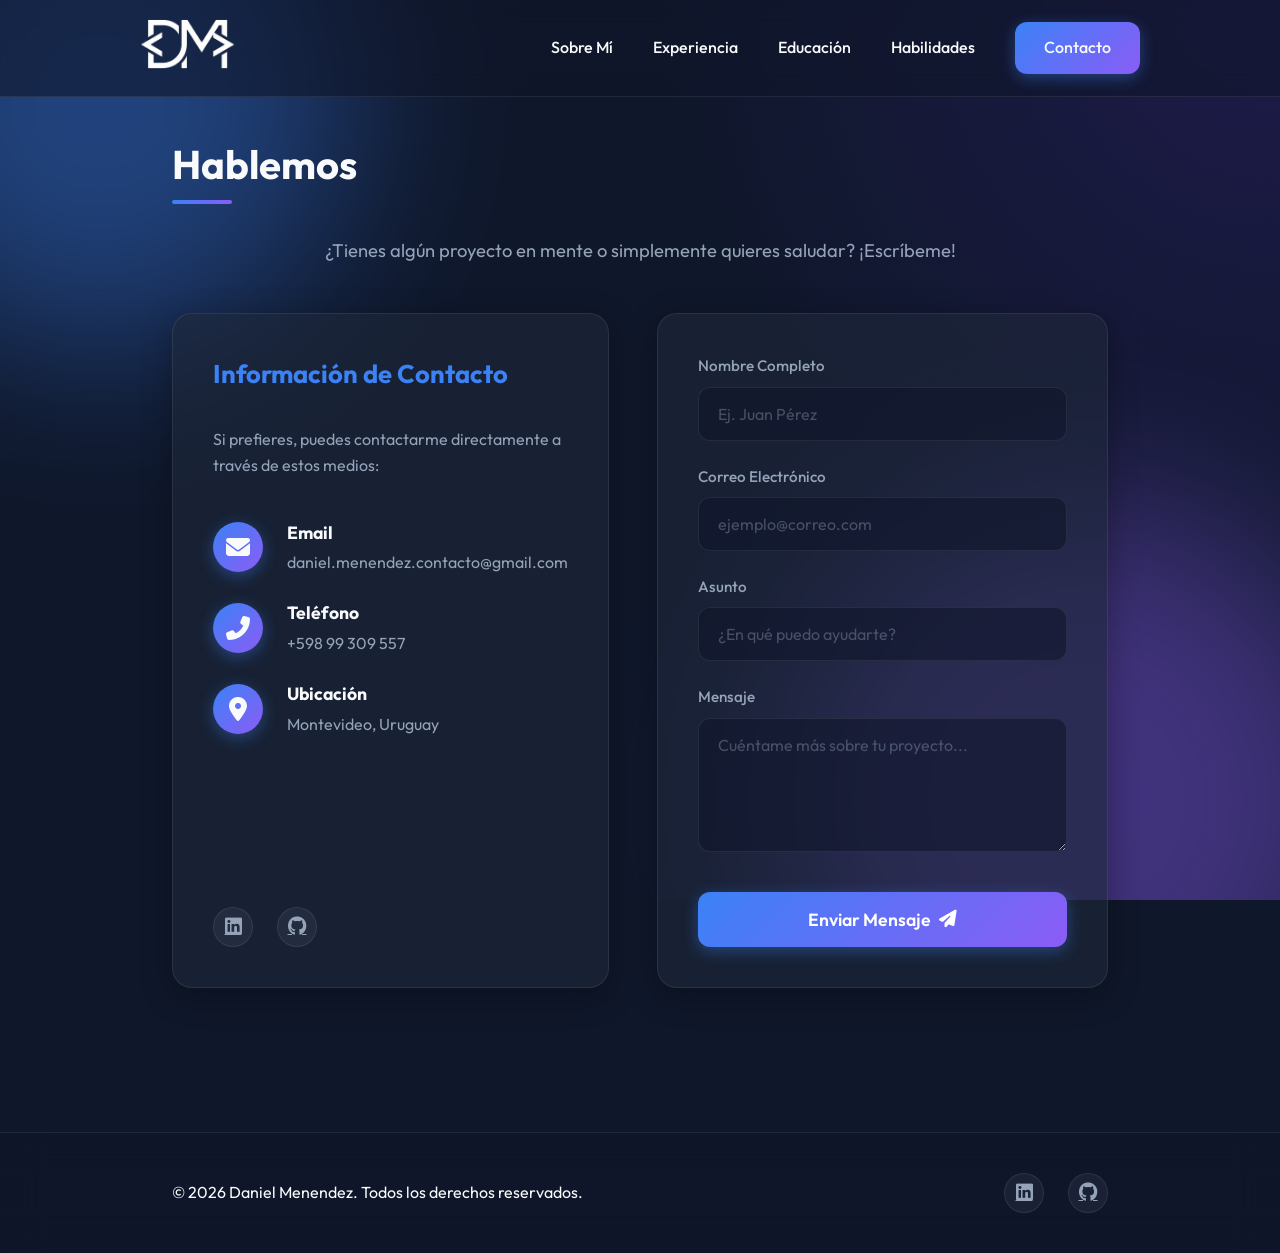
<file: contact.html>
<!DOCTYPE html>
<html lang="es">

<head>
    <meta charset="UTF-8">
    <meta name="viewport" content="width=device-width, initial-scale=1.0">
    <title>Contacto | Daniel Menendez</title>
    <!-- Fuentes modernas de Google -->
    <link rel="preconnect" href="https://fonts.googleapis.com">
    <link rel="preconnect" href="https://fonts.gstatic.com" crossorigin>
    <link href="https://fonts.googleapis.com/css2?family=Outfit:wght@300;400;600;700&display=swap" rel="stylesheet">
    <!-- Iconos de FontAwesome -->
    <link rel="stylesheet" href="https://cdnjs.cloudflare.com/ajax/libs/font-awesome/6.4.0/css/all.min.css">
    <!-- Tu archivo CSS -->
    <link rel="stylesheet" href="public/css/style.css">
</head>

<body>
    <!-- Efectos de fondo oscuro profesional -->
    <div class="background-effects">
        <div class="blob blob-1"></div>
        <div class="blob blob-2"></div>
    </div>

    <!-- Navegación con efecto "glassmorphism" (vidrio difuminado) -->
    <header class="glass-header">
        <nav>
            <div class="logo"><a href="index.html"><img src="public/img/DM_logo.png" alt="Logo"></a></div>
            <button class="menu-toggle" id="menu-toggle" aria-label="Abrir menú">
                <i class="fas fa-bars"></i>
            </button>
            <ul class="nav-links">
                <li><a href="index.html#about">Sobre Mí</a></li>
                <li><a href="index.html#experience">Experiencia</a></li>
                <li><a href="index.html#education">Educación</a></li>
                <li><a href="index.html#skills">Habilidades</a></li>
                <li><a href="contact.html" class="btn-primary">Contacto</a></li>
            </ul>
        </nav>
    </header>

    <main class="contact-main">
        <section class="fade-in section contact-section">
            <h1 class="section-title">Hablemos</h1>
            <p class="subtitle contact-subtitle">¿Tienes algún proyecto en mente o simplemente quieres saludar?
                ¡Escríbeme!</p>

            <div class="contact-container">
                <!-- Información de Contacto Directo -->
                <div class="contact-info glass-card hover-lift">
                    <h3>Información de Contacto</h3>
                    <p>Si prefieres, puedes contactarme directamente a través de estos medios:</p>

                    <ul class="info-list">
                        <li>
                            <i class="fas fa-envelope"></i>
                            <div>
                                <h4>Email</h4>
                                <a
                                    href="mailto:daniel.menendez.contacto@gmail.com">daniel.menendez.contacto@gmail.com</a>
                            </div>
                        </li>
                        <li>
                            <i class="fas fa-phone-alt"></i>
                            <div>
                                <h4>Teléfono</h4>
                                <span>+598 99 309 557</span>
                            </div>
                        </li>
                        <li>
                            <i class="fas fa-map-marker-alt"></i>
                            <div>
                                <h4>Ubicación</h4>
                                <span>Montevideo, Uruguay</span>
                            </div>
                        </li>
                    </ul>

                    <div class="social-links contact-socials">
                        <a href="https://www.linkedin.com/in/daniel-menendez24" target="_blank" aria-label="LinkedIn"><i
                                class="fab fa-linkedin"></i></a>
                        <a href="https://github.com/DanielMenendez24/" target="_blank" aria-label="GitHub"><i
                                class="fab fa-github"></i></a>
                    </div>
                </div>

                <!-- Formulario de Contacto -->
                <div class="contact-form-container glass-card hover-lift">
                    <form action="#" method="POST" class="contact-form">
                        <div class="form-group">
                            <label for="name">Nombre Completo</label>
                            <input type="text" id="name" name="name" placeholder="Ej. Juan Pérez" required>
                        </div>

                        <div class="form-group">
                            <label for="email">Correo Electrónico</label>
                            <input type="email" id="email" name="email" placeholder="ejemplo@correo.com" required>
                        </div>

                        <div class="form-group">
                            <label for="subject">Asunto</label>
                            <input type="text" id="subject" name="subject" placeholder="¿En qué puedo ayudarte?">
                        </div>

                        <div class="form-group">
                            <label for="message">Mensaje</label>
                            <textarea id="message" name="message" rows="5"
                                placeholder="Cuéntame más sobre tu proyecto..." required></textarea>
                        </div>

                        <button type="submit" class="btn-primary form-submit">Enviar Mensaje <i
                                class="fas fa-paper-plane"></i></button>
                    </form>
                </div>
            </div>
        </section>
    </main>

    <!-- Footer -->
    <footer class="glass-footer">
        <div class="footer-content">
            <p>&copy; 2026 Daniel Menendez. Todos los derechos reservados.</p>
            <div class="social-links">
                <a href="https://www.linkedin.com/in/daniel-menendez24" target="_blank" aria-label="LinkedIn"><i
                        class="fab fa-linkedin"></i></a>
                <a href="https://github.com/DanielMenendez24/" target="_blank" aria-label="GitHub"><i
                        class="fab fa-github"></i></a>
            </div>
        </div>
    </footer>

    <script>
        // Lógica del Menú Móvil
        const menuToggle = document.getElementById('menu-toggle');
        const navLinks = document.querySelector('.nav-links');

        if (menuToggle && navLinks) {
            menuToggle.addEventListener('click', () => {
                navLinks.classList.toggle('active');
                const icon = menuToggle.querySelector('i');
                if (navLinks.classList.contains('active')) {
                    icon.classList.replace('fa-bars', 'fa-times');
                } else {
                    icon.classList.replace('fa-times', 'fa-bars');
                }
            });

            // Cerrar menú al hacer click en un enlace
            document.querySelectorAll('.nav-links a').forEach(link => {
                link.addEventListener('click', () => {
                    navLinks.classList.remove('active');
                    menuToggle.querySelector('i').classList.replace('fa-times', 'fa-bars');
                });
            });
        }
    </script>
</body>

</html>
</file>
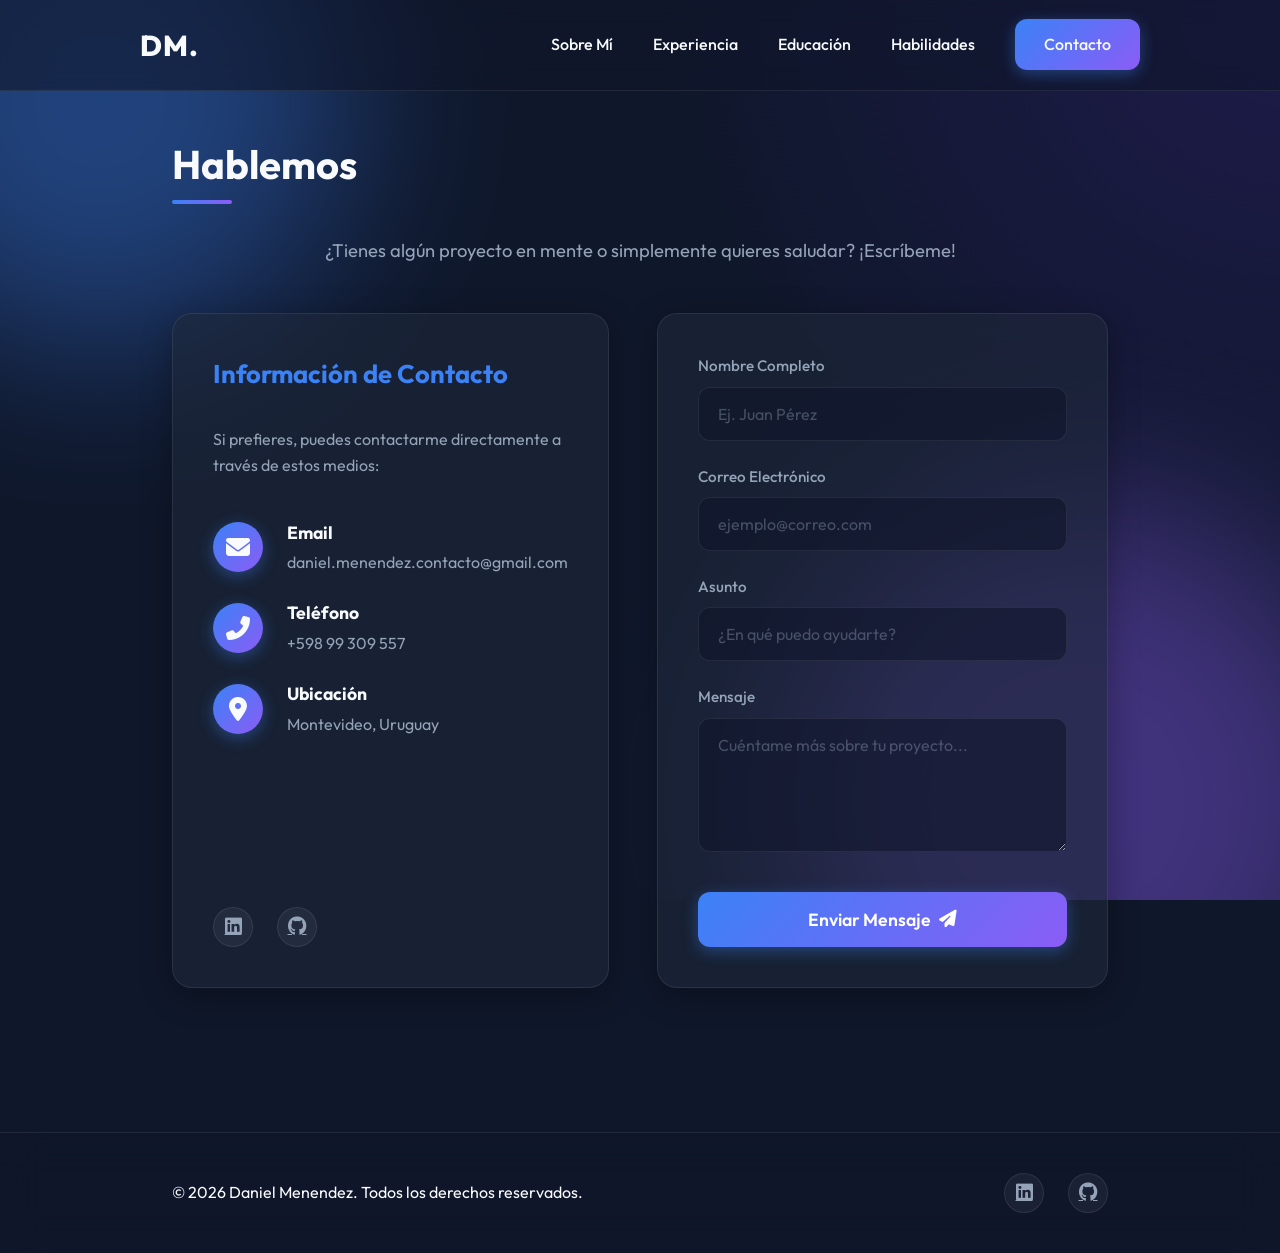
<file: CV/contact.html>
<!DOCTYPE html>
<html lang="es">

<head>
    <meta charset="UTF-8">
    <meta name="viewport" content="width=device-width, initial-scale=1.0">
    <title>Contacto | Daniel Menendez</title>
    <!-- Fuentes modernas de Google -->
    <link rel="preconnect" href="https://fonts.googleapis.com">
    <link rel="preconnect" href="https://fonts.gstatic.com" crossorigin>
    <link href="https://fonts.googleapis.com/css2?family=Outfit:wght@300;400;600;700&display=swap" rel="stylesheet">
    <!-- Iconos de FontAwesome -->
    <link rel="stylesheet" href="https://cdnjs.cloudflare.com/ajax/libs/font-awesome/6.4.0/css/all.min.css">
    <!-- Tu archivo CSS -->
    <link rel="stylesheet" href="css/style.css">
</head>

<body>
    <!-- Efectos de fondo oscuro profesional -->
    <div class="background-effects">
        <div class="blob blob-1"></div>
        <div class="blob blob-2"></div>
    </div>

    <!-- Navegación con efecto "glassmorphism" (vidrio difuminado) -->
    <header class="glass-header">
        <nav>
            <div class="logo"><a href="index.html">DM.</a></div>
            <ul class="nav-links">
                <li><a href="index.html#about">Sobre Mí</a></li>
                <li><a href="index.html#experience">Experiencia</a></li>
                <li><a href="index.html#education">Educación</a></li>
                <li><a href="index.html#skills">Habilidades</a></li>
                <li><a href="contact.html" class="btn-primary">Contacto</a></li>
            </ul>
        </nav>
    </header>

    <main class="contact-main">
        <section class="fade-in section contact-section">
            <h1 class="section-title">Hablemos</h1>
            <p class="subtitle contact-subtitle">¿Tienes algún proyecto en mente o simplemente quieres saludar?
                ¡Escríbeme!</p>

            <div class="contact-container">
                <!-- Información de Contacto Directo -->
                <div class="contact-info glass-card hover-lift">
                    <h3>Información de Contacto</h3>
                    <p>Si prefieres, puedes contactarme directamente a través de estos medios:</p>

                    <ul class="info-list">
                        <li>
                            <i class="fas fa-envelope"></i>
                            <div>
                                <h4>Email</h4>
                                <a
                                    href="mailto:daniel.menendez.contacto@gmail.com">daniel.menendez.contacto@gmail.com</a>
                            </div>
                        </li>
                        <li>
                            <i class="fas fa-phone-alt"></i>
                            <div>
                                <h4>Teléfono</h4>
                                <span>+598 99 309 557</span>
                            </div>
                        </li>
                        <li>
                            <i class="fas fa-map-marker-alt"></i>
                            <div>
                                <h4>Ubicación</h4>
                                <span>Montevideo, Uruguay</span>
                            </div>
                        </li>
                    </ul>

                    <div class="social-links contact-socials">
                        <a href="https://www.linkedin.com/in/daniel-menendez24" target="_blank" aria-label="LinkedIn"><i
                                class="fab fa-linkedin"></i></a>
                        <a href="https://github.com/DanielMenendez24/" target="_blank" aria-label="GitHub"><i
                                class="fab fa-github"></i></a>
                    </div>
                </div>

                <!-- Formulario de Contacto -->
                <div class="contact-form-container glass-card hover-lift">
                    <form action="#" method="POST" class="contact-form">
                        <div class="form-group">
                            <label for="name">Nombre Completo</label>
                            <input type="text" id="name" name="name" placeholder="Ej. Juan Pérez" required>
                        </div>

                        <div class="form-group">
                            <label for="email">Correo Electrónico</label>
                            <input type="email" id="email" name="email" placeholder="ejemplo@correo.com" required>
                        </div>

                        <div class="form-group">
                            <label for="subject">Asunto</label>
                            <input type="text" id="subject" name="subject" placeholder="¿En qué puedo ayudarte?">
                        </div>

                        <div class="form-group">
                            <label for="message">Mensaje</label>
                            <textarea id="message" name="message" rows="5"
                                placeholder="Cuéntame más sobre tu proyecto..." required></textarea>
                        </div>

                        <button type="submit" class="btn-primary form-submit">Enviar Mensaje <i
                                class="fas fa-paper-plane"></i></button>
                    </form>
                </div>
            </div>
        </section>
    </main>

    <!-- Footer -->
    <footer class="glass-footer">
        <div class="footer-content">
            <p>&copy; 2026 Daniel Menendez. Todos los derechos reservados.</p>
            <div class="social-links">
                <a href="https://www.linkedin.com/in/daniel-menendez24" target="_blank" aria-label="LinkedIn"><i
                        class="fab fa-linkedin"></i></a>
                <a href="https://github.com/DanielMenendez24/" target="_blank" aria-label="GitHub"><i
                        class="fab fa-github"></i></a>
            </div>
        </div>
    </footer>

</body>

</html>
</file>
<file: public/css/style.css>
/* VARIABLES GLOBALES Y TEMA OSCURO (DARK MODE) */
:root {
    --bg-color: #0f172a;
    /* Slate 900 de Tailwind */
    --text-main: #f8fafc;
    /* Slate 50 */
    --text-muted: #94a3b8;
    /* Slate 400 */

    /* Colores Principales (Gradients) */
    --primary: #3b82f6;
    /* Azul brillante */
    --secondary: #8b5cf6;
    /* Violeta profundo */

    /* Variables de Glassmorphism (Efecto Vidrio) */
    --glass-bg: rgba(30, 41, 59, 0.6);
    --glass-border: rgba(255, 255, 255, 0.08);
    --glass-shadow: 0 8px 32px 0 rgba(0, 0, 0, 0.3);
}

/* RESET GENERAL */
* {
    margin: 0;
    padding: 0;
    box-sizing: border-box;
    font-family: 'Outfit', sans-serif;
}

html {
    scroll-behavior: smooth;
    /* Transición de scroll suave */
    scroll-padding-top: 100px;
    /* Evita que el menú fijo tape el título al llegar a la sección */
}

body {
    background-color: var(--bg-color);
    color: var(--text-main);
    line-height: 1.6;
    overflow-x: hidden;
    /* Evitar scroll horizontal por animaciones */
}

/* EFECTOS DE FONDO (Manchas de color animadas) */
.background-effects {
    position: fixed;
    top: 0;
    left: 0;
    width: 100vw;
    height: 100vh;
    z-index: -1;
    overflow: hidden;
    background: radial-gradient(circle at top right, #1e1b4b 0%, var(--bg-color) 40%);
}

.blob {
    position: absolute;
    border-radius: 50%;
    filter: blur(90px);
    opacity: 0.4;
    animation: floatBlob 15s infinite alternate ease-in-out;
}

.blob-1 {
    width: 500px;
    height: 500px;
    background: var(--primary);
    top: -150px;
    left: -150px;
}

.blob-2 {
    width: 600px;
    height: 600px;
    background: var(--secondary);
    bottom: -200px;
    right: -100px;
    animation-delay: -5s;
    animation-direction: alternate-reverse;
}

@keyframes floatBlob {
    0% {
        transform: translate(0, 0) scale(1);
    }

    100% {
        transform: translate(80px, 80px) scale(1.1);
    }
}

/* TIPOGRAFÍA Y DECORACIONES */
h1,
h2,
h3,
h4 {
    color: var(--text-main);
    font-weight: 700;
}

.gradient-text {
    background: linear-gradient(135deg, var(--primary), #60a5fa, var(--secondary));
    -webkit-background-clip: text;
    background-clip: text;
    color: transparent;
    display: inline-block;
}

.section-title {
    font-size: 2.5rem;
    margin-bottom: 2.5rem;
    position: relative;
    display: inline-block;
}

.section-title::after {
    content: '';
    position: absolute;
    bottom: -8px;
    left: 0;
    width: 60px;
    height: 4px;
    background: linear-gradient(to right, var(--primary), var(--secondary));
    border-radius: 2px;
}

/* ESTRUCTURAS PRINCIPALES DEL LAYOUT */
main {
    max-width: 1000px;
    margin: 0 auto;
    padding: 0 2rem;
    padding-top: 100px;
    /* Espacio para el header fijo */
}

.section {
    padding: 5rem 0;
}

/* EFECTOS GLASSMORPHISM */
.glass-header {
    position: fixed;
    top: 0;
    left: 0;
    width: 100%;
    background: rgba(15, 23, 42, 0.6);
    /* Transparente */
    backdrop-filter: blur(12px);
    /* Efecto desenfoque */
    -webkit-backdrop-filter: blur(12px);
    border-bottom: 1px solid var(--glass-border);
    z-index: 1000;
    padding: 1.2rem 2rem;
}

.glass-card {
    background: var(--glass-bg);
    backdrop-filter: blur(16px);
    -webkit-backdrop-filter: blur(16px);
    border: 1px solid var(--glass-border);
    border-radius: 20px;
    box-shadow: var(--glass-shadow);
    padding: 2.5rem;
    transition: transform 0.3s ease, box-shadow 0.3s ease, border 0.3s ease;
}

.hover-lift:hover {
    /* transform: translateY(-8px); */
    box-shadow: 0 15px 40px rgba(0, 0, 0, 0.4), 0 0 20px rgba(59, 130, 246, 0.1);
    border: 1px solid rgba(255, 255, 255, 0.2);
}

/* BOTONES GLOBALES */
.btn-primary,
.btn-secondary {
    display: inline-flex;
    align-items: center;
    gap: 0.5rem;
    padding: 0.8rem 1.8rem;
    border-radius: 12px;
    font-weight: 600;
    text-decoration: none;
    transition: all 0.3s ease;
    cursor: pointer;
}

.btn-primary {
    background: linear-gradient(135deg, var(--primary), var(--secondary));
    color: #fff;
    border: none;
    box-shadow: 0 4px 15px rgba(59, 130, 246, 0.4);
}

.btn-primary:hover {
    transform: translateY(-3px);
    box-shadow: 0 8px 25px rgba(59, 130, 246, 0.6);
}

.btn-secondary {
    background: rgba(255, 255, 255, 0.05);
    color: var(--text-main);
    border: 1px solid var(--glass-border);
}

.btn-secondary:hover {
    transform: translateY(-3px);
    background: rgba(255, 255, 255, 0.1);
    border-color: rgba(255, 255, 255, 0.2);
}

/* NAV / HEADER */
nav {
    display: flex;
    justify-content: space-between;
    align-items: center;
    max-width: 1000px;
    margin: 0 auto;
    position: relative;
    /* Para posicionar el botón de menú */
}

.logo a img {
    height: 50px;
    width: auto;
}

.nav-links {
    list-style: none;
    display: flex;
    gap: 2.5rem;
    align-items: center;
}

.nav-links a {
    text-decoration: none;
    color: var(--text-main);
    font-weight: 500;
    font-size: 1rem;
    transition: color 0.3s ease;
}

.nav-links a:not(.btn-primary):hover {
    color: var(--primary);
}

/* HERO SECTION */
.hero {
    display: flex;
    align-items: center;
    justify-content: space-between;
    min-height: calc(100vh - 100px);
    gap: 4rem;
}

.hero-content {
    flex: 1;
}

.greeting {
    font-size: 1.2rem;
    color: var(--primary);
    font-weight: 600;
    display: block;
    margin-bottom: 0.8rem;
    letter-spacing: 2px;
    text-transform: uppercase;
}

.hero h1 {
    font-size: 4.5rem;
    line-height: 1.1;
    margin-bottom: 1rem;
}

.subtitle {
    font-size: 1.8rem;
    color: var(--text-muted);
    font-weight: 400;
    margin-bottom: 1.5rem;
}

.hero p {
    color: var(--text-muted);
    font-size: 1.1rem;
    margin-bottom: 2.5rem;
    max-width: 550px;
    line-height: 1.8;
}

.hero-buttons {
    display: flex;
    gap: 1.5rem;
    flex-wrap: wrap;
}

/* Imagen del Hero (Placeholder para tu foto) */
.hero-image {
    width: 380px;
    height: 380px;
    border-radius: 50%;
    display: flex;
    align-items: center;
    justify-content: center;
    /* background: linear-gradient(145deg, rgba(30, 41, 59, 0.8), rgba(15, 23, 42, 0.9)); */
    position: relative;
    /* overflow: hidden; */
}

/* .hero-image:hover {
    transform: scale(0.9);
} */

/* .hero-image i {
    font-size: 18rem;
    color: var(--glass-border);
} */

/* Efecto anillo para la imagen */
.hero-image::before {
    content: '';
    position: fixed;
    inset: -2px;
    border-radius: 50%;
    /* background: linear-gradient(135deg, var(--primary), var(--secondary)); */
    z-index: -1;
    opacity: 0.5;
}

@keyframes pulse {
    0% {
        transform: scale(0.95);
        opacity: 0.5;
        filter: brightness(1);
        box-shadow: 0 0 15px var(--primary);
    }

    50% {
        transform: scale(1);
        opacity: 1;
        filter: brightness(1.5);
        box-shadow: 0 0 30px var(--primary);
    }

    100% {
        transform: scale(0.95);
        opacity: 0.5;
        filter: brightness(1);
        box-shadow: 0 0 15px var(--primary);
    }
}

.hero-image-border {
    position: absolute;
    inset: -2px;
    border-radius: 50%;
    background: linear-gradient(135deg, var(--primary), var(--secondary));
    z-index: -1;
    opacity: 0.5;
    animation: pulse 7s ease-out infinite;
}

.hero-image img {
    position: absolute;
    width: 90%;
    height: 90%;
    object-fit: cover;
    transition: transform 0.3s ease-in-out;
}

/* .hero-image img:hover {
    transform: scale(1.13);
} */

/* TIMELINE (Línea de tiempo de experiencia) */
.timeline {
    position: relative;
    padding-left: 2rem;
}

.timeline::before {
    content: '';
    position: absolute;
    left: 0;
    top: 0;
    height: 100%;
    width: 2px;
    background: linear-gradient(to bottom, var(--primary), var(--secondary));
    opacity: 0.5;
}

.timeline-item {
    position: relative;
    margin-bottom: 3rem;
}

.timeline-dot {
    position: absolute;
    left: -2.35rem;
    /* Ajustado para alinearse a la línea */
    top: 2rem;
    width: 14px;
    height: 14px;
    background: var(--bg-color);
    border: 3px solid var(--primary);
    border-radius: 50%;
    box-shadow: 0 0 15px var(--primary);
    z-index: 2;
}

.timeline-date {
    display: inline-block;
    color: var(--primary);
    background: rgba(59, 130, 246, 0.1);
    padding: 0.3rem 1rem;
    border-radius: 20px;
    font-weight: 600;
    font-size: 0.85rem;
    margin-bottom: 1rem;
}

.timeline-company {
    color: var(--text-muted);
    font-size: 1.1rem;
    font-weight: 400;
    margin-bottom: 1rem;
}

.experience-links {
    display: flex;
    gap: 1rem;
    flex-wrap: wrap;
    margin-top: 1.5rem;
}

.github-link,
.web-link {
    display: inline-flex;
    align-items: center;
    gap: 0.5rem;
    padding: 0.5rem 1.2rem;
    border-radius: 20px;
    font-size: 0.9rem;
    font-weight: 600;
    text-decoration: none;
    color: var(--text-main);
    background: rgba(255, 255, 255, 0.05);
    border: 1px solid var(--glass-border);
    transition: all 0.3s ease;
}

.github-link:hover {
    background: #24292e;
    border-color: #24292e;
    color: #fff;
    /* transform: translateY(-2px); */
    box-shadow: 0 5px 15px rgba(0, 0, 0, 0.4);
}

.web-link:hover {
    background: var(--primary);
    border-color: var(--primary);
    color: #fff;
    /* transform: translateY(-2px); */
    box-shadow: 0 5px 15px rgba(59, 130, 246, 0.4);
}

/* CARDS GRID (Educación / Certificados) */
.grid-cards {
    display: grid;
    grid-template-columns: repeat(auto-fit, minmax(320px, 1fr));
    gap: 2rem;
}

.card-icon {
    font-size: 2.5rem;
    background: linear-gradient(to right, var(--primary), var(--secondary));
    -webkit-background-clip: text;
    background-clip: text;
    color: transparent;
    margin-bottom: 1.5rem;
    display: inline-block;
}

.grid-cards h3 {
    margin-bottom: 0.5rem;
}

.grid-cards h4 {
    color: var(--text-muted);
    font-weight: 500;
}

.grid-cards .date {
    display: block;
    color: var(--primary);
    font-size: 0.9rem;
    font-weight: 600;
    margin: 1rem 0;
}

/* SKILLS Y HABILIDADES */
.skills-container {
    display: grid;
    grid-template-columns: 1fr 1fr;
    gap: 3rem;
}

.skill-category h3 {
    margin-bottom: 1.5rem;
    color: var(--text-main);
    display: flex;
    align-items: center;
    gap: 10px;
}

.skill-tags {
    display: flex;
    flex-wrap: wrap;
    gap: 1rem;
}

.skill-tag {
    background: rgba(255, 255, 255, 0.03);
    border: 1px solid var(--glass-border);
    padding: 0.7rem 1.2rem;
    border-radius: 30px;
    font-size: 0.95rem;
    font-weight: 500;
    transition: all 0.3s ease;
    display: flex;
    align-items: center;
    gap: 8px;
    cursor: default;
}

.skill-tag i {
    font-size: 1.1rem;
}

.skill-tag:hover {
    background: var(--primary);
    color: white;
    border-color: var(--primary);
    /* transform: translateY(-2px); */
    box-shadow: 0 5px 15px rgba(59, 130, 246, 0.4);
}

/* POPUP FLOTANTE DE SKILLS */
.skill-popup {
    position: fixed;
    z-index: 9999;
    max-width: 280px;
    background: rgba(15, 23, 42, 0.92);
    backdrop-filter: blur(20px);
    -webkit-backdrop-filter: blur(20px);
    border: 1px solid rgba(59, 130, 246, 0.4);
    border-radius: 14px;
    padding: 1.2rem 1.5rem 1rem 1.5rem;
    box-shadow: 0 10px 40px rgba(0, 0, 0, 0.5), 0 0 20px rgba(59, 130, 246, 0.15);
    color: var(--text-main);
    font-size: 0.95rem;
    line-height: 1.6;
    pointer-events: none;
    /* invisible to mouse by default */
    opacity: 0;
    transform: translateY(6px) scale(0.97);
    transition: opacity 0.2s ease, transform 0.2s ease;
}

.skill-popup.active {
    opacity: 1;
    transform: translateY(0) scale(1);
    pointer-events: auto;
    /* re-enables mouse so the user can click the X */
}

.skill-popup-close {
    position: absolute;
    top: 0.5rem;
    right: 0.7rem;
    background: none;
    border: none;
    color: var(--text-muted);
    font-size: 1.3rem;
    cursor: pointer;
    line-height: 1;
    padding: 0;
    transition: color 0.2s ease;
}

.skill-popup-close:hover {
    color: var(--text-main);
}

/* FOOTER */
.glass-footer {
    background: rgba(15, 23, 42, 0.6);
    backdrop-filter: blur(20px);
    border-top: 1px solid var(--glass-border);
    padding: 2.5rem 0;
    margin-top: 4rem;
}

.footer-content {
    max-width: 1000px;
    margin: 0 auto;
    padding: 0 2rem;
    display: flex;
    justify-content: space-between;
    align-items: center;
}

.social-links {
    display: flex;
    gap: 1.5rem;
}

.social-links a {
    display: flex;
    align-items: center;
    justify-content: center;
    width: 40px;
    height: 40px;
    border-radius: 50%;
    background: rgba(255, 255, 255, 0.05);
    color: var(--text-muted);
    font-size: 1.2rem;
    transition: all 0.3s ease;
    border: 1px solid var(--glass-border);
}

.social-links a:hover {
    color: white;
    background: var(--primary);
    border-color: var(--primary);
    transform: translateY(-3px);
}

/* ANIMACIONES (Aparición al cargar página) */
.fade-in {
    opacity: 0;
    animation: fadeInAnimation 1s ease forwards;
}

/* Escalando el delay de las animaciones para que aparezcan en cascada */
#hero.fade-in {
    animation-delay: 0.2s;
}

#about.fade-in {
    animation-delay: 0.4s;
}

#experience.fade-in {
    animation-delay: 0.6s;
}

@keyframes fadeInAnimation {
    from {
        opacity: 0;
        transform: translateY(30px);
    }

    to {
        opacity: 1;
        transform: translateY(0);
    }
}

/* DISEÑO RESPONSIVO (MÓVILES Y TABLETS) */
@media (max-width: 900px) {
    .hero {
        flex-direction: column;
        text-align: center;
        padding-top: 2rem;
    }

    .hero-content {
        order: 2;
    }

    .hero-image {
        order: 1;
        width: 250px;
        height: 250px;
    }

    .hero-image i {
        font-size: 12rem;
    }

    .hero h1 {
        font-size: 3rem;
    }

    .subtitle {
        font-size: 1.3rem;
    }

    .section-title::after {
        left: 50%;
        transform: translateX(-50%);
    }

    .hero p {
        margin: 0 auto 2rem auto;
    }

    .hero-buttons {
        justify-content: center;
    }

    .skills-container {
        grid-template-columns: 1fr;
    }
}

@media (max-width: 768px) {
    .menu-toggle {
        display: flex;
        align-items: center;
        justify-content: center;
        width: 45px;
        height: 45px;
        background: rgba(255, 255, 255, 0.05);
        border: 1px solid var(--glass-border);
        color: var(--text-main);
        font-size: 1.5rem;
        border-radius: 10px;
        cursor: pointer;
        z-index: 1001;
        transition: all 0.3s ease;
    }

    .menu-toggle:hover {
        background: rgba(255, 255, 255, 0.1);
    }

    .nav-links {
        position: fixed;
        top: 0;
        right: -100%;
        /* Oculto por defecto */
        width: 80%;
        max-width: 300px;
        height: 100vh;
        background: rgba(15, 23, 42, 0.95);
        backdrop-filter: blur(20px);
        -webkit-backdrop-filter: blur(20px);
        flex-direction: column;
        justify-content: center;
        gap: 2rem;
        transition: right 0.4s cubic-bezier(0.4, 0, 0.2, 1);
        border-left: 1px solid var(--glass-border);
        box-shadow: -10px 0 30px rgba(0, 0, 0, 0.5);
    }

    .nav-links.active {
        right: 0;
    }

    .nav-links a {
        font-size: 1.2rem;
    }

    .footer-content {
        flex-direction: column;
        gap: 1.5rem;
        text-align: center;
    }

    nav {
        justify-content: space-between;
    }
}

/* Ocultar botón de menú en escritorio */
@media (min-width: 769px) {
    .menu-toggle {
        display: none;
    }
}

/* --- ESTILOS DE LA PÁGINA DE CONTACTO --- */
.contact-main {
    display: flex;
    flex-direction: column;
    justify-content: flex-start;
    min-height: calc(100vh - 100px);
}

.contact-section {
    padding-top: 2rem;
}

.contact-subtitle {
    margin-bottom: 3rem;
    font-size: 1.15rem;
    text-align: center;
}

.contact-container {
    display: grid;
    grid-template-columns: 1fr 1.5fr;
    gap: 3rem;
    text-align: left;
}

.contact-info {
    display: flex;
    flex-direction: column;
    gap: 1.5rem;
}

.contact-info h3 {
    font-size: 1.6rem;
    color: var(--primary);
    margin-bottom: 0.5rem;
}

.contact-info p {
    color: var(--text-muted);
}

.info-list {
    list-style: none;
    display: flex;
    flex-direction: column;
    gap: 1.5rem;
    margin-top: 1rem;
}

.info-list li {
    display: flex;
    align-items: center;
    gap: 1.5rem;
}

.info-list i {
    font-size: 1.5rem;
    color: var(--text-main);
    background: linear-gradient(135deg, var(--primary), var(--secondary));
    width: 50px;
    height: 50px;
    display: flex;
    align-items: center;
    justify-content: center;
    border-radius: 50%;
    box-shadow: 0 4px 15px rgba(59, 130, 246, 0.4);
}

.info-list h4 {
    color: var(--text-main);
    font-size: 1.1rem;
    margin-bottom: 0.2rem;
}

.info-list span,
.info-list a {
    color: var(--text-muted);
    text-decoration: none;
    transition: color 0.3s ease;
}

.info-list a:hover {
    color: var(--primary);
}

.contact-socials {
    margin-top: auto;
    padding-top: 1.5rem;
}

.contact-form {
    display: flex;
    flex-direction: column;
    gap: 1.5rem;
}

.form-group {
    display: flex;
    flex-direction: column;
    gap: 0.5rem;
}

.form-group label {
    font-weight: 500;
    font-size: 0.95rem;
    color: var(--text-muted);
}

.form-group input,
.form-group textarea {
    background: rgba(15, 23, 42, 0.6);
    border: 1px solid var(--glass-border);
    border-radius: 12px;
    padding: 1rem 1.2rem;
    color: var(--text-main);
    font-size: 1rem;
    font-family: inherit;
    transition: all 0.3s ease;
}

.form-group input:focus,
.form-group textarea:focus {
    outline: none;
    border-color: var(--primary);
    box-shadow: 0 0 10px rgba(59, 130, 246, 0.2);
    background: rgba(15, 23, 42, 0.8);
}

.form-group input::placeholder,
.form-group textarea::placeholder {
    color: rgba(148, 163, 184, 0.4);
}

.form-submit {
    margin-top: 1rem;
    justify-content: center;
    padding: 1rem;
    font-size: 1.1rem;
}

/* Responsive para Contacto */
@media (max-width: 900px) {
    .contact-container {
        grid-template-columns: 1fr;
    }
}

@media (max-width: 768px) {
    .contact-section {
        padding-top: 1rem;
    }

    .contact-section .section-title {
        font-size: 2rem;
        margin-bottom: 1.5rem;
    }

    .contact-subtitle {
        margin-bottom: 2rem;
        font-size: 1rem;
        padding: 0 1rem;
    }

    .contact-container {
        gap: 2rem;
    }

    .contact-info,
    .contact-form-container {
        padding: 1.5rem;
    }

    .info-list li {
        gap: 1rem;
    }

    .info-list i {
        width: 40px;
        height: 40px;
        font-size: 1.2rem;
    }

    .form-group input,
    .form-group textarea {
        padding: 0.8rem 1rem;
    }

    .form-submit {
        padding: 0.8rem;
        font-size: 1rem;
    }
}
</file>
<file: CV/css/style.css>
/* VARIABLES GLOBALES Y TEMA OSCURO (DARK MODE) */
:root {
    --bg-color: #0f172a;       /* Slate 900 de Tailwind */
    --text-main: #f8fafc;      /* Slate 50 */
    --text-muted: #94a3b8;     /* Slate 400 */
    
    /* Colores Principales (Gradients) */
    --primary: #3b82f6;        /* Azul brillante */
    --secondary: #8b5cf6;      /* Violeta profundo */
    
    /* Variables de Glassmorphism (Efecto Vidrio) */
    --glass-bg: rgba(30, 41, 59, 0.6);
    --glass-border: rgba(255, 255, 255, 0.08);
    --glass-shadow: 0 8px 32px 0 rgba(0, 0, 0, 0.3);
}

/* RESET GENERAL */
* {
    margin: 0;
    padding: 0;
    box-sizing: border-box;
    font-family: 'Outfit', sans-serif;
}

html {
    scroll-behavior: smooth; /* Transición de scroll suave */
    scroll-padding-top: 100px; /* Evita que el menú fijo tape el título al llegar a la sección */
}

body {
    background-color: var(--bg-color);
    color: var(--text-main);
    line-height: 1.6;
    overflow-x: hidden;      /* Evitar scroll horizontal por animaciones */
}

/* EFECTOS DE FONDO (Manchas de color animadas) */
.background-effects {
    position: fixed;
    top: 0;
    left: 0;
    width: 100vw;
    height: 100vh;
    z-index: -1;
    overflow: hidden;
    background: radial-gradient(circle at top right, #1e1b4b 0%, var(--bg-color) 40%);
}

.blob {
    position: absolute;
    border-radius: 50%;
    filter: blur(90px);
    opacity: 0.4;
    animation: floatBlob 15s infinite alternate ease-in-out;
}

.blob-1 {
    width: 500px;
    height: 500px;
    background: var(--primary);
    top: -150px;
    left: -150px;
}

.blob-2 {
    width: 600px;
    height: 600px;
    background: var(--secondary);
    bottom: -200px;
    right: -100px;
    animation-delay: -5s;
    animation-direction: alternate-reverse;
}

@keyframes floatBlob {
    0% { transform: translate(0, 0) scale(1); }
    100% { transform: translate(80px, 80px) scale(1.1); }
}

/* TIPOGRAFÍA Y DECORACIONES */
h1, h2, h3, h4 {
    color: var(--text-main);
    font-weight: 700;
}

.gradient-text {
    background: linear-gradient(135deg, var(--primary), #60a5fa, var(--secondary));
    -webkit-background-clip: text;
    background-clip: text;
    color: transparent;
    display: inline-block;
}

.section-title {
    font-size: 2.5rem;
    margin-bottom: 2.5rem;
    position: relative;
    display: inline-block;
}

.section-title::after {
    content: '';
    position: absolute;
    bottom: -8px;
    left: 0;
    width: 60px;
    height: 4px;
    background: linear-gradient(to right, var(--primary), var(--secondary));
    border-radius: 2px;
}

/* ESTRUCTURAS PRINCIPALES DEL LAYOUT */
main {
    max-width: 1000px;
    margin: 0 auto;
    padding: 0 2rem;
    padding-top: 100px; /* Espacio para el header fijo */
}

.section {
    padding: 5rem 0;
}

/* EFECTOS GLASSMORPHISM */
.glass-header {
    position: fixed;
    top: 0;
    left: 0;
    width: 100%;
    background: rgba(15, 23, 42, 0.6); /* Transparente */
    backdrop-filter: blur(12px);      /* Efecto desenfoque */
    -webkit-backdrop-filter: blur(12px);
    border-bottom: 1px solid var(--glass-border);
    z-index: 1000;
    padding: 1.2rem 2rem;
}

.glass-card {
    background: var(--glass-bg);
    backdrop-filter: blur(16px);
    -webkit-backdrop-filter: blur(16px);
    border: 1px solid var(--glass-border);
    border-radius: 20px;
    box-shadow: var(--glass-shadow);
    padding: 2.5rem;
    transition: transform 0.3s ease, box-shadow 0.3s ease, border 0.3s ease;
}

.hover-lift:hover {
    transform: translateY(-8px);
    box-shadow: 0 15px 40px rgba(0, 0, 0, 0.4), 0 0 20px rgba(59, 130, 246, 0.1);
    border: 1px solid rgba(255, 255, 255, 0.2);
}

/* BOTONES GLOBALES */
.btn-primary, .btn-secondary {
    display: inline-flex;
    align-items: center;
    gap: 0.5rem;
    padding: 0.8rem 1.8rem;
    border-radius: 12px;
    font-weight: 600;
    text-decoration: none;
    transition: all 0.3s ease;
    cursor: pointer;
}

.btn-primary {
    background: linear-gradient(135deg, var(--primary), var(--secondary));
    color: #fff;
    border: none;
    box-shadow: 0 4px 15px rgba(59, 130, 246, 0.4);
}

.btn-primary:hover {
    transform: translateY(-3px);
    box-shadow: 0 8px 25px rgba(59, 130, 246, 0.6);
}

.btn-secondary {
    background: rgba(255, 255, 255, 0.05);
    color: var(--text-main);
    border: 1px solid var(--glass-border);
}

.btn-secondary:hover {
    background: rgba(255, 255, 255, 0.1);
    border-color: rgba(255, 255, 255, 0.2);
}

/* NAV / HEADER */
nav {
    display: flex;
    justify-content: space-between;
    align-items: center;
    max-width: 1000px;
    margin: 0 auto;
}

.logo a {
    text-decoration: none;
    font-size: 1.8rem;
    font-weight: 800;
    color: var(--text-main);
    letter-spacing: 1px;
}

.nav-links {
    list-style: none;
    display: flex;
    gap: 2.5rem;
    align-items: center;
}

.nav-links a {
    text-decoration: none;
    color: var(--text-main);
    font-weight: 500;
    font-size: 1rem;
    transition: color 0.3s ease;
}

.nav-links a:not(.btn-primary):hover {
    color: var(--primary);
}

/* HERO SECTION */
.hero {
    display: flex;
    align-items: center;
    justify-content: space-between;
    min-height: calc(100vh - 100px);
    gap: 4rem;
}

.hero-content {
    flex: 1;
}

.greeting {
    font-size: 1.2rem;
    color: var(--primary);
    font-weight: 600;
    display: block;
    margin-bottom: 0.8rem;
    letter-spacing: 2px;
    text-transform: uppercase;
}

.hero h1 {
    font-size: 4.5rem;
    line-height: 1.1;
    margin-bottom: 1rem;
}

.subtitle {
    font-size: 1.8rem;
    color: var(--text-muted);
    font-weight: 400;
    margin-bottom: 1.5rem;
}

.hero p {
    color: var(--text-muted);
    font-size: 1.1rem;
    margin-bottom: 2.5rem;
    max-width: 550px;
    line-height: 1.8;
}

.hero-buttons {
    display: flex;
    gap: 1.5rem;
    flex-wrap: wrap;
}

/* Imagen del Hero (Placeholder para tu foto) */
.hero-image {
    width: 380px;
    height: 380px;
    border-radius: 50%;
    display: flex;
    align-items: center;
    justify-content: center;
    background: linear-gradient(145deg, rgba(30, 41, 59, 0.8), rgba(15, 23, 42, 0.9));
    animation: floatDevice 6s ease-in-out infinite;
    position: relative;
    overflow: hidden;
}

.hero-image i {
    font-size: 18rem;
    color: var(--glass-border);
}

/* Efecto anillo para la imagen */
.hero-image::before {
    content: '';
    position: absolute;
    inset: -2px;
    border-radius: 50%;
    background: linear-gradient(135deg, var(--primary), var(--secondary));
    z-index: -1;
    opacity: 0.5;
}

@keyframes floatDevice {
    0% { transform: translateY(0px); }
    50% { transform: translateY(-20px); }
    100% { transform: translateY(0px); }
}

.hero-image img {
    width: 100%;
    height: 100%;
    object-fit: cover;
}

/* TIMELINE (Línea de tiempo de experiencia) */
.timeline {
    position: relative;
    padding-left: 2rem;
}

.timeline::before {
    content: '';
    position: absolute;
    left: 0;
    top: 0;
    height: 100%;
    width: 2px;
    background: linear-gradient(to bottom, var(--primary), var(--secondary));
    opacity: 0.5;
}

.timeline-item {
    position: relative;
    margin-bottom: 3rem;
}

.timeline-dot {
    position: absolute;
    left: -2.35rem; /* Ajustado para alinearse a la línea */
    top: 2rem;
    width: 14px;
    height: 14px;
    background: var(--bg-color);
    border: 3px solid var(--primary);
    border-radius: 50%;
    box-shadow: 0 0 15px var(--primary);
    z-index: 2;
}

.timeline-date {
    display: inline-block;
    color: var(--primary);
    background: rgba(59, 130, 246, 0.1);
    padding: 0.3rem 1rem;
    border-radius: 20px;
    font-weight: 600;
    font-size: 0.85rem;
    margin-bottom: 1rem;
}

.timeline-company {
    color: var(--text-muted);
    font-size: 1.1rem;
    font-weight: 400;
    margin-bottom: 1rem;
}

.github-link {
    display: inline-flex;
    align-items: center;
    gap: 0.5rem;
    margin-top: 1.2rem;
    padding: 0.5rem 1.2rem;
    border-radius: 20px;
    font-size: 0.9rem;
    font-weight: 600;
    text-decoration: none;
    color: var(--text-main);
    background: rgba(255, 255, 255, 0.05);
    border: 1px solid var(--glass-border);
    transition: all 0.3s ease;
}

.github-link:hover {
    background: #24292e;
    border-color: #24292e;
    color: #fff;
    transform: translateY(-2px);
    box-shadow: 0 5px 15px rgba(0, 0, 0, 0.4);
}

/* CARDS GRID (Educación / Certificados) */
.grid-cards {
    display: grid;
    grid-template-columns: repeat(auto-fit, minmax(320px, 1fr));
    gap: 2rem;
}

.card-icon {
    font-size: 2.5rem;
    background: linear-gradient(to right, var(--primary), var(--secondary));
    -webkit-background-clip: text;
    background-clip: text;
    color: transparent;
    margin-bottom: 1.5rem;
    display: inline-block;
}

.grid-cards h3 {
    margin-bottom: 0.5rem;
}

.grid-cards h4 {
    color: var(--text-muted);
    font-weight: 500;
}

.grid-cards .date {
    display: block;
    color: var(--primary);
    font-size: 0.9rem;
    font-weight: 600;
    margin: 1rem 0;
}

/* SKILLS Y HABILIDADES */
.skills-container {
    display: grid;
    grid-template-columns: 1fr 1fr;
    gap: 3rem;
}

.skill-category h3 {
    margin-bottom: 1.5rem;
    color: var(--text-main);
    display: flex;
    align-items: center;
    gap: 10px;
}

.skill-tags {
    display: flex;
    flex-wrap: wrap;
    gap: 1rem;
}

.skill-tag {
    background: rgba(255, 255, 255, 0.03);
    border: 1px solid var(--glass-border);
    padding: 0.7rem 1.2rem;
    border-radius: 30px;
    font-size: 0.95rem;
    font-weight: 500;
    transition: all 0.3s ease;
    display: flex;
    align-items: center;
    gap: 8px;
    cursor: default;
}

.skill-tag i {
    font-size: 1.1rem;
}

.skill-tag:hover {
    background: var(--primary);
    color: white;
    border-color: var(--primary);
    transform: translateY(-2px);
    box-shadow: 0 5px 15px rgba(59, 130, 246, 0.4);
}

/* POPUP FLOTANTE DE SKILLS */
.skill-popup {
    position: fixed;
    z-index: 9999;
    max-width: 280px;
    background: rgba(15, 23, 42, 0.92);
    backdrop-filter: blur(20px);
    -webkit-backdrop-filter: blur(20px);
    border: 1px solid rgba(59, 130, 246, 0.4);
    border-radius: 14px;
    padding: 1.2rem 1.5rem 1rem 1.5rem;
    box-shadow: 0 10px 40px rgba(0,0,0,0.5), 0 0 20px rgba(59, 130, 246, 0.15);
    color: var(--text-main);
    font-size: 0.95rem;
    line-height: 1.6;
    pointer-events: none;       /* invisible to mouse by default */
    opacity: 0;
    transform: translateY(6px) scale(0.97);
    transition: opacity 0.2s ease, transform 0.2s ease;
}

.skill-popup.active {
    opacity: 1;
    transform: translateY(0) scale(1);
    pointer-events: auto;       /* re-enables mouse so the user can click the X */
}

.skill-popup-close {
    position: absolute;
    top: 0.5rem;
    right: 0.7rem;
    background: none;
    border: none;
    color: var(--text-muted);
    font-size: 1.3rem;
    cursor: pointer;
    line-height: 1;
    padding: 0;
    transition: color 0.2s ease;
}

.skill-popup-close:hover {
    color: var(--text-main);
}

/* FOOTER */
.glass-footer {
    background: rgba(15, 23, 42, 0.6);
    backdrop-filter: blur(20px);
    border-top: 1px solid var(--glass-border);
    padding: 2.5rem 0;
    margin-top: 4rem;
}

.footer-content {
    max-width: 1000px;
    margin: 0 auto;
    padding: 0 2rem;
    display: flex;
    justify-content: space-between;
    align-items: center;
}

.social-links {
    display: flex;
    gap: 1.5rem;
}

.social-links a {
    display: flex;
    align-items: center;
    justify-content: center;
    width: 40px;
    height: 40px;
    border-radius: 50%;
    background: rgba(255, 255, 255, 0.05);
    color: var(--text-muted);
    font-size: 1.2rem;
    transition: all 0.3s ease;
    border: 1px solid var(--glass-border);
}

.social-links a:hover {
    color: white;
    background: var(--primary);
    border-color: var(--primary);
    transform: translateY(-3px);
}

/* ANIMACIONES (Aparición al cargar página) */
.fade-in {
    opacity: 0;
    animation: fadeInAnimation 1s ease forwards;
}

/* Escalando el delay de las animaciones para que aparezcan en cascada */
#hero.fade-in { animation-delay: 0.2s; }
#about.fade-in { animation-delay: 0.4s; }
#experience.fade-in { animation-delay: 0.6s; }

@keyframes fadeInAnimation {
    from { opacity: 0; transform: translateY(30px); }
    to { opacity: 1; transform: translateY(0); }
}

/* DISEÑO RESPONSIVO (MÓVILES Y TABLETS) */
@media (max-width: 900px) {
    .hero {
        flex-direction: column;
        text-align: center;
        padding-top: 2rem;
    }
    
    .hero-content {
        order: 2;
    }

    .hero-image {
        order: 1;
        width: 250px;
        height: 250px;
    }

    .hero-image i {
        font-size: 12rem;
    }

    .hero h1 {
        font-size: 3rem;
    }

    .subtitle {
        font-size: 1.3rem;
    }
    
    .section-title::after {
        left: 50%;
        transform: translateX(-50%);
    }
    
    .hero p {
        margin: 0 auto 2rem auto;
    }
    
    .hero-buttons {
        justify-content: center;
    }
    
    .skills-container {
        grid-template-columns: 1fr;
    }
}

@media (max-width: 768px) {
    .nav-links {
        display: none; /* Idealmente aquí se colocaría un menú de hamburguesa, lo ocultamos temporalmente para no romper diseño en móvil en un layout base */
    }
    
    .footer-content {
        flex-direction: column;
        gap: 1.5rem;
        text-align: center;
    }

    nav {
        justify-content: center;
    }
}

/* --- ESTILOS DE LA PÁGINA DE CONTACTO --- */
.contact-main {
    display: flex;
    flex-direction: column;
    justify-content: flex-start;
    min-height: calc(100vh - 100px);
}

.contact-section {
    padding-top: 2rem;
}

.contact-subtitle {
    margin-bottom: 3rem;
    font-size: 1.15rem;
    text-align: center;
}

.contact-container {
    display: grid;
    grid-template-columns: 1fr 1.5fr;
    gap: 3rem;
    text-align: left;
}

.contact-info {
    display: flex;
    flex-direction: column;
    gap: 1.5rem;
}

.contact-info h3 {
    font-size: 1.6rem;
    color: var(--primary);
    margin-bottom: 0.5rem;
}

.contact-info p {
    color: var(--text-muted);
}

.info-list {
    list-style: none;
    display: flex;
    flex-direction: column;
    gap: 1.5rem;
    margin-top: 1rem;
}

.info-list li {
    display: flex;
    align-items: center;
    gap: 1.5rem;
}

.info-list i {
    font-size: 1.5rem;
    color: var(--text-main);
    background: linear-gradient(135deg, var(--primary), var(--secondary));
    width: 50px;
    height: 50px;
    display: flex;
    align-items: center;
    justify-content: center;
    border-radius: 50%;
    box-shadow: 0 4px 15px rgba(59, 130, 246, 0.4);
}

.info-list h4 {
    color: var(--text-main);
    font-size: 1.1rem;
    margin-bottom: 0.2rem;
}

.info-list span, .info-list a {
    color: var(--text-muted);
    text-decoration: none;
    transition: color 0.3s ease;
}

.info-list a:hover {
    color: var(--primary);
}

.contact-socials {
    margin-top: auto;
    padding-top: 1.5rem;
}

.contact-form {
    display: flex;
    flex-direction: column;
    gap: 1.5rem;
}

.form-group {
    display: flex;
    flex-direction: column;
    gap: 0.5rem;
}

.form-group label {
    font-weight: 500;
    font-size: 0.95rem;
    color: var(--text-muted);
}

.form-group input, 
.form-group textarea {
    background: rgba(15, 23, 42, 0.6);
    border: 1px solid var(--glass-border);
    border-radius: 12px;
    padding: 1rem 1.2rem;
    color: var(--text-main);
    font-size: 1rem;
    font-family: inherit;
    transition: all 0.3s ease;
}

.form-group input:focus, 
.form-group textarea:focus {
    outline: none;
    border-color: var(--primary);
    box-shadow: 0 0 10px rgba(59, 130, 246, 0.2);
    background: rgba(15, 23, 42, 0.8);
}

.form-group input::placeholder, 
.form-group textarea::placeholder {
    color: rgba(148, 163, 184, 0.4);
}

.form-submit {
    margin-top: 1rem;
    justify-content: center;
    padding: 1rem;
    font-size: 1.1rem;
}

/* Responsive para Contacto */
@media (max-width: 900px) {
    .contact-container {
        grid-template-columns: 1fr;
    }
}
</file>
